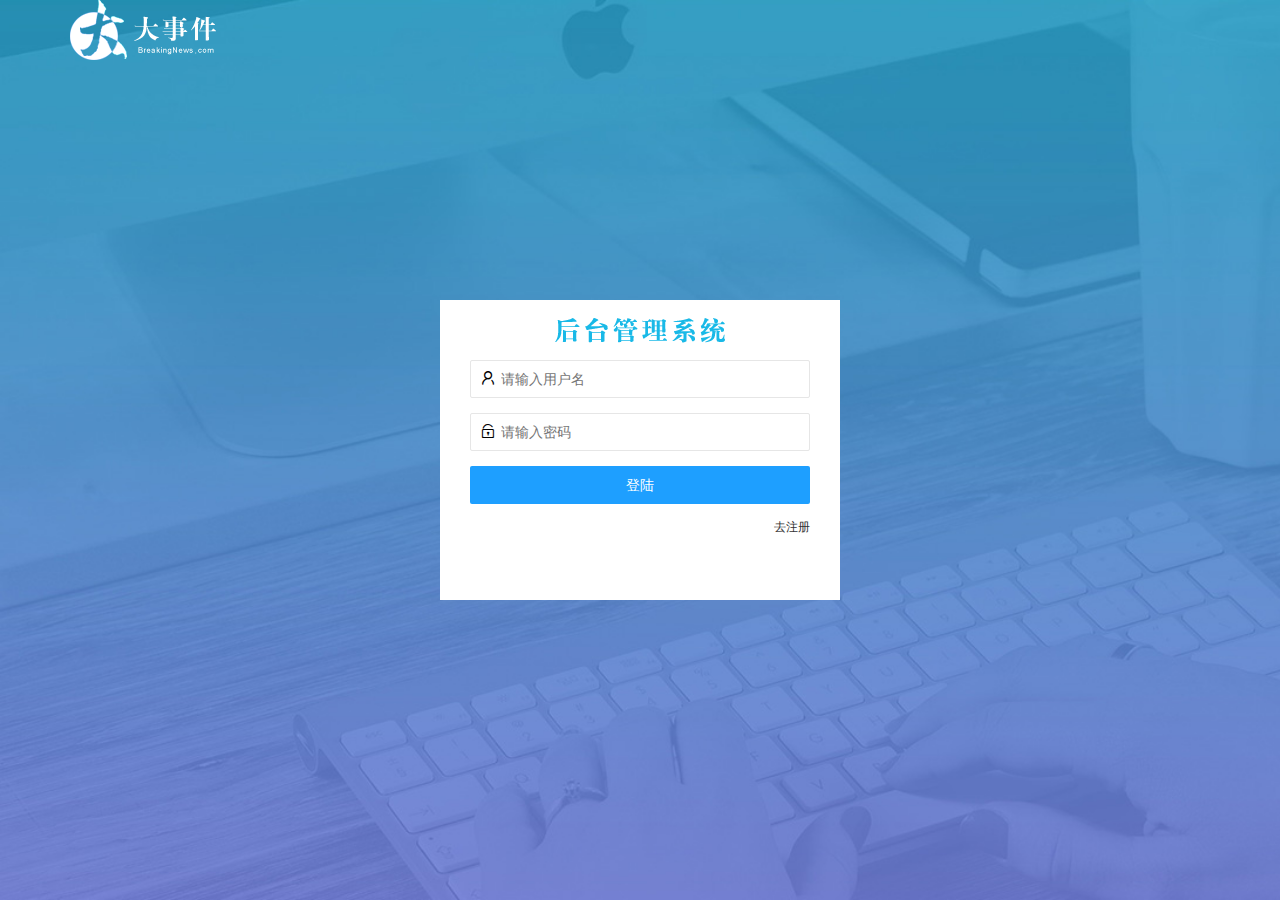
<file: login.html>
<!DOCTYPE html>
<html lang="en">

<head>
    <meta charset="UTF-8">
    <meta name="viewport" content="width=device-width, initial-scale=1.0">
    <meta http-equiv="X-UA-Compatible" content="ie=edge">
    <title>大事件登陆</title>
    <!-- 导入layui的样式 -->
    <link rel="stylesheet" href="./assets/lib/layui/css/layui.css">
    <!-- 导入自己的样式 -->
    <link rel="stylesheet" href="./assets/css/login.css">

</head>

<body>

    <!-- logo区域 -->
    <div class="layui-main">
        <img src="./assets/images/logo.png" alt="">
    </div>

    <!-- 登陆注册区域 -->
    <div class="loginAndRegBox">
        <div class="title-box"></div>

        <!-- 登陆div -->
        <div class="login-box">
            <!-- 表单 -->
            <form class="layui-form" action="" id="loginform">
                <!-- 用户名 -->
                <div class="layui-form-item">
                    <i class="layui-icon layui-icon-username"></i>
                    <input type="text" name="username" required lay-verify="required" placeholder="请输入用户名"
                        autocomplete="off" class="layui-input">
                </div>

                <!-- 密码框 -->
                <div class="layui-form-item">
                    <i class="layui-icon layui-icon-password"></i>
                    <input type="password" name="password" required lay-verify="required|pwd" placeholder="请输入密码"
                        autocomplete="off" class="layui-input">
                </div>

                <!-- 登录按钮 -->
                <div class="layui-form-item">
                    <button class="layui-btn layui-btn-fluid layui-btn-normal" lay-submit
                        lay-filter="formDemo">登陆</button>
                </div>

                <!-- 超链接 -->
                <div class="layui-form-item links">
                    <a href="javascript:;" id="link-reg"> 去注册</a>
                </div>
            </form>

        </div>
        <!-- 注册div -->
        <div class="reg-box">
            <!-- 表单 -->
            <form class="layui-form" action="" id="regform">
                <!-- 用户名 -->
                <div class="layui-form-item">
                    <i class="layui-icon layui-icon-username"></i>
                    <input type="text" name="username" required lay-verify="required" placeholder="请输入用户名"
                        autocomplete="off" class="layui-input">
                </div>

                <!-- 密码框 -->
                <div class="layui-form-item">
                    <i class="layui-icon layui-icon-password"></i>
                    <input type="password" name="password" required lay-verify="required|pwd" placeholder="请输入密码"
                        autocomplete="off" class="layui-input">
                </div>

                <!-- 注册密码框 -->
                <div class="layui-form-item">
                    <i class="layui-icon layui-icon-password"></i>
                    <input type="password" name="repassword" required lay-verify="required|pwd|repwd"
                        placeholder="请再次输入密码" autocomplete="off" class="layui-input">
                </div>

                <!-- 登录按钮 -->
                <div class="layui-form-item">
                    <button class="layui-btn layui-btn-fluid layui-btn-normal" lay-submit
                        lay-filter="formDemo">注册</button>
                </div>

                <!-- 超链接 -->
                <div class="layui-form-item links">
                    <a href="javascript:;" id="link-login">去登陆</a>
                </div>
            </form>

        </div>
    </div>

    <script src="./assets/lib/layui/layui.all.js"></script>
    <!-- 导入jQuery -->
    <script src="./assets/lib/jquery.js"></script>
    <script src="./assets/js/baseAPI.js"></script>
    <script src="./assets/js/login.js"></script>



</body>

</html>
</file>
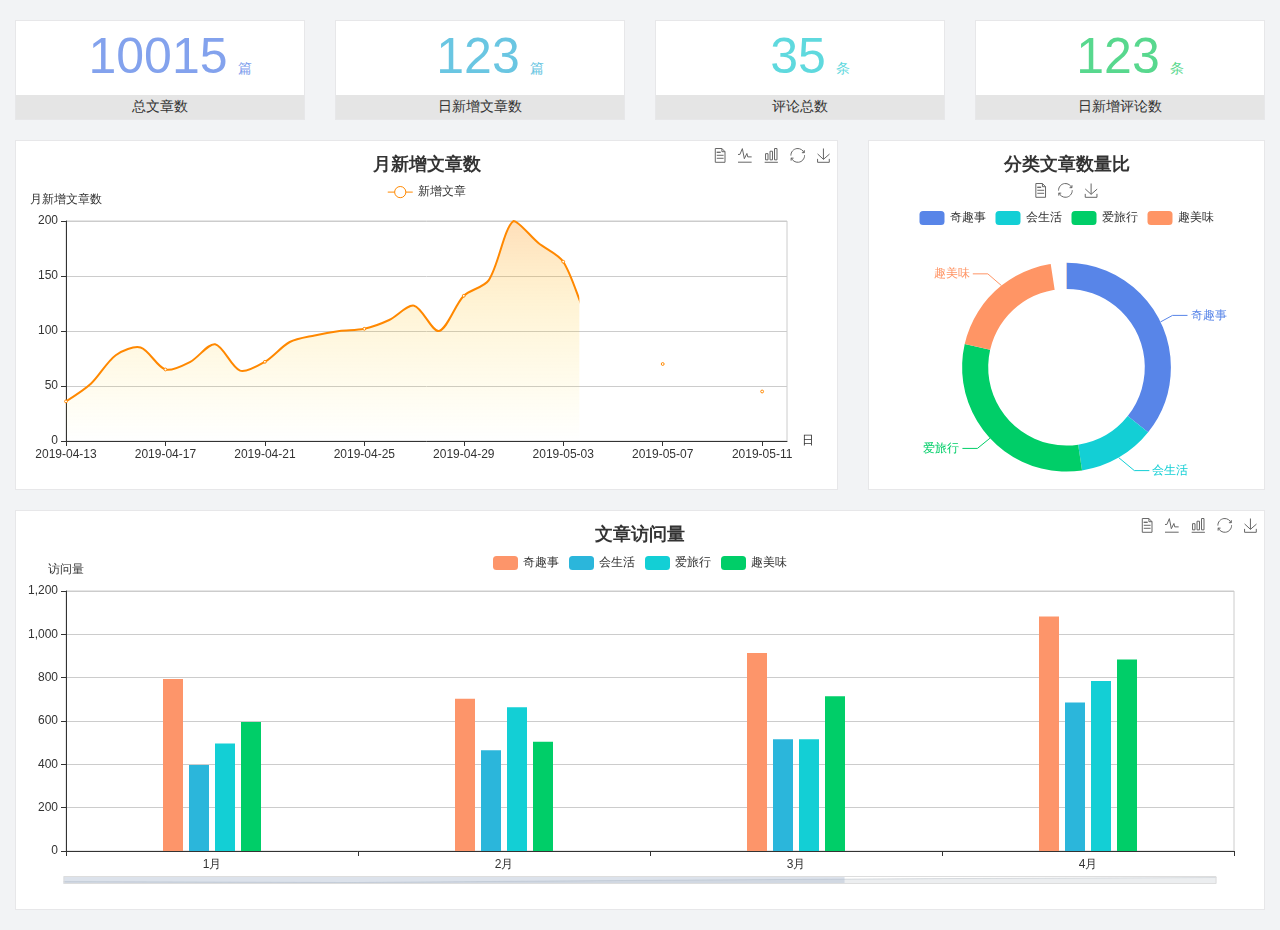
<file: home/dashboard.html>
<!DOCTYPE html>
<html lang="en">

<head>
  <meta charset="UTF-8">
  <meta name="viewport" content="width=device-width, initial-scale=1.0">
  <meta http-equiv="X-UA-Compatible" content="ie=edge">
  <title>图表统计</title>
  <link rel="stylesheet" href="../../assets/lib/bootstrap.css" />
  <link rel="stylesheet" href="../../assets/lib/main.css" />
  <script src="../../assets/lib/jquery.js"></script>
  <script type="text/javascript" src="../../assets/lib/echarts.min.js"></script>
</head>

<body>
  <div class="container-fluid">
    <div class="row spannel_list">
      <div class="col-sm-3 col-xs-6">
        <div class="spannel">
          <em>10015</em><span>篇</span>
          <b>总文章数</b>
        </div>
      </div>
      <div class="col-sm-3 col-xs-6">
        <div class="spannel scolor01">
          <em>123</em><span>篇</span>
          <b>日新增文章数</b>
        </div>
      </div>
      <div class="col-sm-3 col-xs-6">
        <div class="spannel scolor02">
          <em>35</em><span>条</span>
          <b>评论总数</b>
        </div>
      </div>
      <div class="col-sm-3 col-xs-6">
        <div class="spannel scolor03">
          <em>123</em><span>条</span>
          <b>日新增评论数</b>
        </div>
      </div>
    </div>
  </div>

  <div class="container-fluid">
    <div class="row curve-pie">
      <div class="col-lg-8 col-md-8">
        <div class="gragh_pannel" id="curve_show"></div>
      </div>
      <div class="col-lg-4 col-md-4">
        <div class="gragh_pannel" id="pie_show"></div>
      </div>
    </div>
  </div>

  <div class="container-fluid">
    <div class="column_pannel" id="column_show"></div>
  </div>

  <script>
    var oChart = echarts.init(document.getElementById('curve_show'));
    var aList_all = [
      { 'count': 36, 'date': '2019-04-13' },
      { 'count': 52, 'date': '2019-04-14' },
      { 'count': 78, 'date': '2019-04-15' },
      { 'count': 85, 'date': '2019-04-16' },
      { 'count': 65, 'date': '2019-04-17' },
      { 'count': 72, 'date': '2019-04-18' },
      { 'count': 88, 'date': '2019-04-19' },
      { 'count': 64, 'date': '2019-04-20' },
      { 'count': 72, 'date': '2019-04-21' },
      { 'count': 90, 'date': '2019-04-22' },
      { 'count': 96, 'date': '2019-04-23' },
      { 'count': 100, 'date': '2019-04-24' },
      { 'count': 102, 'date': '2019-04-25' },
      { 'count': 110, 'date': '2019-04-26' },
      { 'count': 123, 'date': '2019-04-27' },
      { 'count': 100, 'date': '2019-04-28' },
      { 'count': 132, 'date': '2019-04-29' },
      { 'count': 146, 'date': '2019-04-30' },
      { 'count': 200, 'date': '2019-05-01' },
      { 'count': 180, 'date': '2019-05-02' },
      { 'count': 163, 'date': '2019-05-03' },
      { 'count': 110, 'date': '2019-05-04' },
      { 'count': 80, 'date': '2019-05-05' },
      { 'count': 82, 'date': '2019-05-06' },
      { 'count': 70, 'date': '2019-05-07' },
      { 'count': 65, 'date': '2019-05-08' },
      { 'count': 54, 'date': '2019-05-09' },
      { 'count': 40, 'date': '2019-05-10' },
      { 'count': 45, 'date': '2019-05-11' },
      { 'count': 38, 'date': '2019-05-12' },
    ];

    let aCount = [];
    let aDate = [];

    for (var i = 0; i < aList_all.length; i++) {
      aCount.push(aList_all[i].count);
      aDate.push(aList_all[i].date);
    }

    var chartopt = {
      title: {
        text: '月新增文章数',
        left: 'center',
        top: '10'
      },
      tooltip: {
        trigger: 'axis'
      },
      legend: {
        data: ['新增文章'],
        top: '40'
      },
      toolbox: {
        show: true,
        feature: {
          mark: { show: true },
          dataView: { show: true, readOnly: false },
          magicType: { show: true, type: ['line', 'bar'] },
          restore: { show: true },
          saveAsImage: { show: true }
        }
      },
      calculable: true,
      xAxis: [
        {
          name: '日',
          type: 'category',
          boundaryGap: false,
          data: aDate
        }
      ],
      yAxis: [
        {
          name: '月新增文章数',
          type: 'value'
        }
      ],
      series: [
        {
          name: '新增文章',
          type: 'line',
          smooth: true,
          itemStyle: { normal: { areaStyle: { type: 'default' }, color: '#f80' }, lineStyle: { color: '#f80' } },
          data: aCount
        }],
      areaStyle: {
        normal: {
          color: new echarts.graphic.LinearGradient(0, 0, 0, 1, [{
            offset: 0,
            color: 'rgba(255,136,0,0.39)'
          }, {
            offset: .34,
            color: 'rgba(255,180,0,0.25)'
          }, {
            offset: 1,
            color: 'rgba(255,222,0,0.00)'
          }])

        }
      },
      grid: {
        show: true,
        x: 50,
        x2: 50,
        y: 80,
        height: 220
      }
    };

    oChart.setOption(chartopt);


    var oPie = echarts.init(document.getElementById('pie_show'));
    var oPieopt =
    {
      title: {
        top: 10,
        text: '分类文章数量比',
        x: 'center'
      },
      tooltip: {
        trigger: 'item',
        formatter: "{a} <br/>{b} : {c} ({d}%)"
      },
      color: ['#5885e8', '#13cfd5', '#00ce68', '#ff9565'],
      legend: {
        x: 'center',
        top: 65,
        data: ['奇趣事', '会生活', '爱旅行', '趣美味']
      },
      toolbox: {
        show: true,
        x: 'center',
        top: 35,
        feature: {
          mark: { show: true },
          dataView: { show: true, readOnly: false },
          magicType: {
            show: true,
            type: ['pie', 'funnel'],
            option: {
              funnel: {
                x: '25%',
                width: '50%',
                funnelAlign: 'left',
                max: 1548
              }
            }
          },
          restore: { show: true },
          saveAsImage: { show: true }
        }
      },
      calculable: true,
      series: [
        {
          name: '访问来源',
          type: 'pie',
          radius: ['45%', '60%'],
          center: ['50%', '65%'],
          data: [
            { value: 300, name: '奇趣事' },
            { value: 100, name: '会生活' },
            { value: 260, name: '爱旅行' },
            { value: 180, name: '趣美味' }
          ]
        }
      ]
    };
    oPie.setOption(oPieopt);



    var oColumn = this.echarts.init(document.getElementById('column_show'));
    var oColumnopt =
    {
      title: {
        text: '文章访问量',
        left: 'center',
        top: '10'
      },
      tooltip: {
        trigger: 'axis'
      },
      legend: {
        data: ['奇趣事', '会生活', '爱旅行', '趣美味'],
        top: '40'
      },
      toolbox: {
        show: true,
        feature: {
          mark: { show: true },
          dataView: { show: true, readOnly: false },
          magicType: { show: true, type: ['line', 'bar'] },
          restore: { show: true },
          saveAsImage: { show: true }
        }
      },
      calculable: true,
      xAxis: [
        {
          type: 'category',
          data: ['1月', '2月', '3月', '4月', '5月']
        }
      ],
      yAxis: [
        {
          name: '访问量',
          type: 'value'
        }
      ],
      series: [
        {
          name: '奇趣事',
          type: 'bar',
          barWidth: 20,
          itemStyle: {
            normal: { areaStyle: { type: 'default' }, color: '#fd956a' }
          },
          data: [800, 708, 920, 1090, 1200]
        },
        {
          name: '会生活',
          type: 'bar',
          barWidth: 20,
          itemStyle: {
            normal: { areaStyle: { type: 'default' }, color: '#2bb6db' }
          },
          data: [400, 468, 520, 690, 800]
        },
        {
          name: '爱旅行',
          type: 'bar',
          barWidth: 20,
          itemStyle: {
            normal: { areaStyle: { type: 'default' }, color: '#13cfd5' }
          },
          data: [500, 668, 520, 790, 900]
        },
        {
          name: '趣美味',
          type: 'bar',
          barWidth: 20,
          itemStyle: {
            normal: { areaStyle: { type: 'default' }, color: '#00ce68' }
          },
          data: [600, 508, 720, 890, 1000]
        }
      ],
      grid: {
        show: true,
        x: 50,
        x2: 30,
        y: 80,
        height: 260
      },
      dataZoom: [//给x轴设置滚动条
        {
          start: 0,//默认为0
          end: 100 - 1000 / 31,//默认为100
          type: 'slider',
          show: true,
          xAxisIndex: [0],
          handleSize: 0,//滑动条的 左右2个滑动条的大小
          height: 8,//组件高度
          left: 45, //左边的距离
          right: 50,//右边的距离
          bottom: 26,//右边的距离
          handleColor: '#ddd',//h滑动图标的颜色
          handleStyle: {
            borderColor: "#cacaca",
            borderWidth: "1",
            shadowBlur: 2,
            background: "#ddd",
            shadowColor: "#ddd",
          }
        }]
    };
    oColumn.setOption(oColumnopt);
  </script>
</body>

</html>
</file>
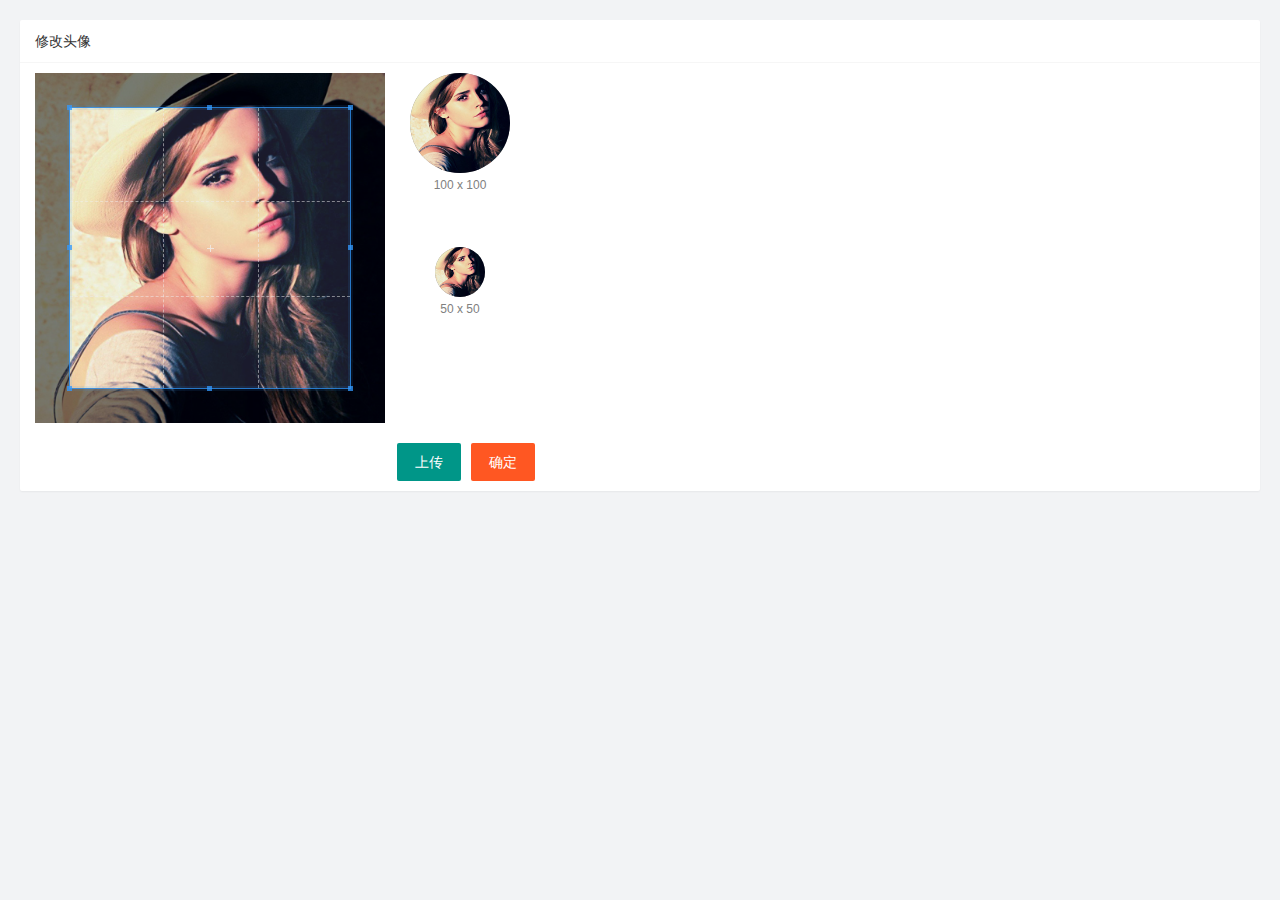
<file: user/user_avatar.html>
<!DOCTYPE html>
<html lang="en">

<head>
    <meta charset="UTF-8">
    <meta name="viewport" content="width=device-width, initial-scale=1.0">
    <meta http-equiv="X-UA-Compatible" content="ie=edge">
    <title>用户信息</title>

    <link rel="stylesheet" href="../assets/lib/layui/css/layui.css">
    <link rel="stylesheet" href="/assets/lib/cropper/cropper.css" />
    <link rel="stylesheet" href="../assets/css/user/user_avatar.css">
</head>

<body>
    <div class="layui-card">
        <div class="layui-card-header">修改头像</div>
        <div class="layui-card-body">
            <!-- 第一行的图片裁剪和预览区域 -->
            <div class="row1">
                <!-- 图片裁剪区域 -->
                <div class="cropper-box">
                    <!-- 这个 img 标签很重要，将来会把它初始化为裁剪区域 -->
                    <img id="image" src="/assets/images/sample.jpg" />
                </div>
                <!-- 图片的预览区域 -->
                <div class="preview-box">
                    <div>
                        <!-- 宽高为 100px 的预览区域 -->
                        <div class="img-preview w100"></div>
                        <p class="size">100 x 100</p>
                    </div>
                    <div>
                        <!-- 宽高为 50px 的预览区域 -->
                        <div class="img-preview w50"></div>
                        <p class="size">50 x 50</p>
                    </div>
                </div>
            </div>

            <!-- 第二行的按钮区域 -->
            <input type="file" id="file" accept="image/jpeg,image/png,image/jpg">
            <div class="row2">
                <button type="button" class="layui-btn" id="btnChooseImage">上传</button>
                <button type="button" class="layui-btn layui-btn-danger" id="btnUpload">确定</button>
            </div>
        </div>
    </div>

    <script src="/assets/lib/layui/layui.all.js"></script>
    <script src="/assets/lib/jquery.js"></script>
    <!-- 裁剪插件的js -->
    <script src="/assets/lib/cropper/Cropper.js"></script>
    <script src="/assets/lib/cropper/jquery-cropper.js"></script>

    <script src="/assets/js/baseAPI.js"></script>
    <script src="/assets/js/user/user_avatar.js"></script>
</body>

</html>
</file>
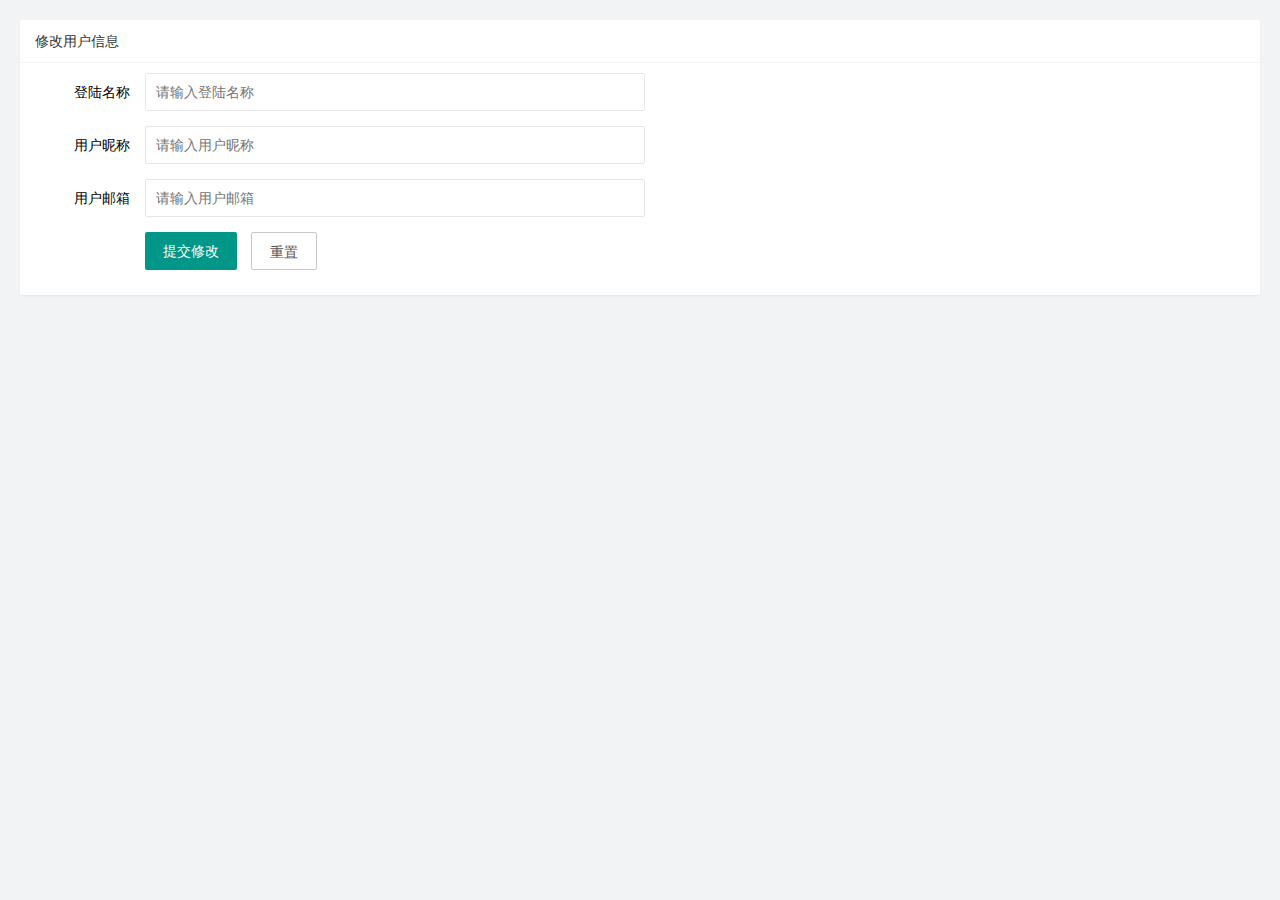
<file: user/user_info.html>
<!DOCTYPE html>
<html lang="en">

<head>
    <meta charset="UTF-8">
    <meta name="viewport" content="width=device-width, initial-scale=1.0">
    <meta http-equiv="X-UA-Compatible" content="ie=edge">
    <title>用户信息</title>

    <link rel="stylesheet" href="../assets/lib/layui/css/layui.css">
    <link rel="stylesheet" href="../assets/css/user/user_info.css">
</head>

<body>
    <div class="layui-card">
        <div class="layui-card-header">修改用户信息</div>
        <div class="layui-card-body">
            <!-- form 表单 -->
            <form class="layui-form" action="" lay-filter="userForm">
                <!-- 隐藏域 -->
                <input type="hidden" name="id" value="">
                <div class="layui-form-item">
                    <label class="layui-form-label">登陆名称</label>
                    <div class="layui-input-block">
                        <input type="text" name="username" required lay-verify="required" placeholder="请输入登陆名称"
                            autocomplete="off" class="layui-input" readonly>
                    </div>
                </div>
                <div class="layui-form-item">
                    <label class="layui-form-label">用户昵称</label>
                    <div class="layui-input-block">
                        <input type="text" name="nickname" required lay-verify="nickname" placeholder="请输入用户昵称"
                            autocomplete="off" class="layui-input">
                    </div>
                </div>
                <div class="layui-form-item">
                    <label class="layui-form-label">用户邮箱</label>
                    <div class="layui-input-block">
                        <input type="text" name="email" required lay-verify="required|email" placeholder="请输入用户邮箱"
                            autocomplete="off" class="layui-input">
                    </div>
                </div>
                <div class="layui-form-item">
                    <div class="layui-input-block">
                        <button class="layui-btn" lay-submit lay-filter="formDemo">提交修改</button>
                        <button type="reset" class="layui-btn layui-btn-primary" id="btnReset">重置</button>
                    </div>
                </div>
            </form>
        </div>
    </div>

    <script src="/assets/lib/layui/layui.all.js"></script>
    <script src="/assets/lib/jquery.js"></script>
    <script src="/assets/js/baseAPI.js"></script>
    <script src="/assets/js/user/user_info.js"></script>
</body>

</html>
</file>
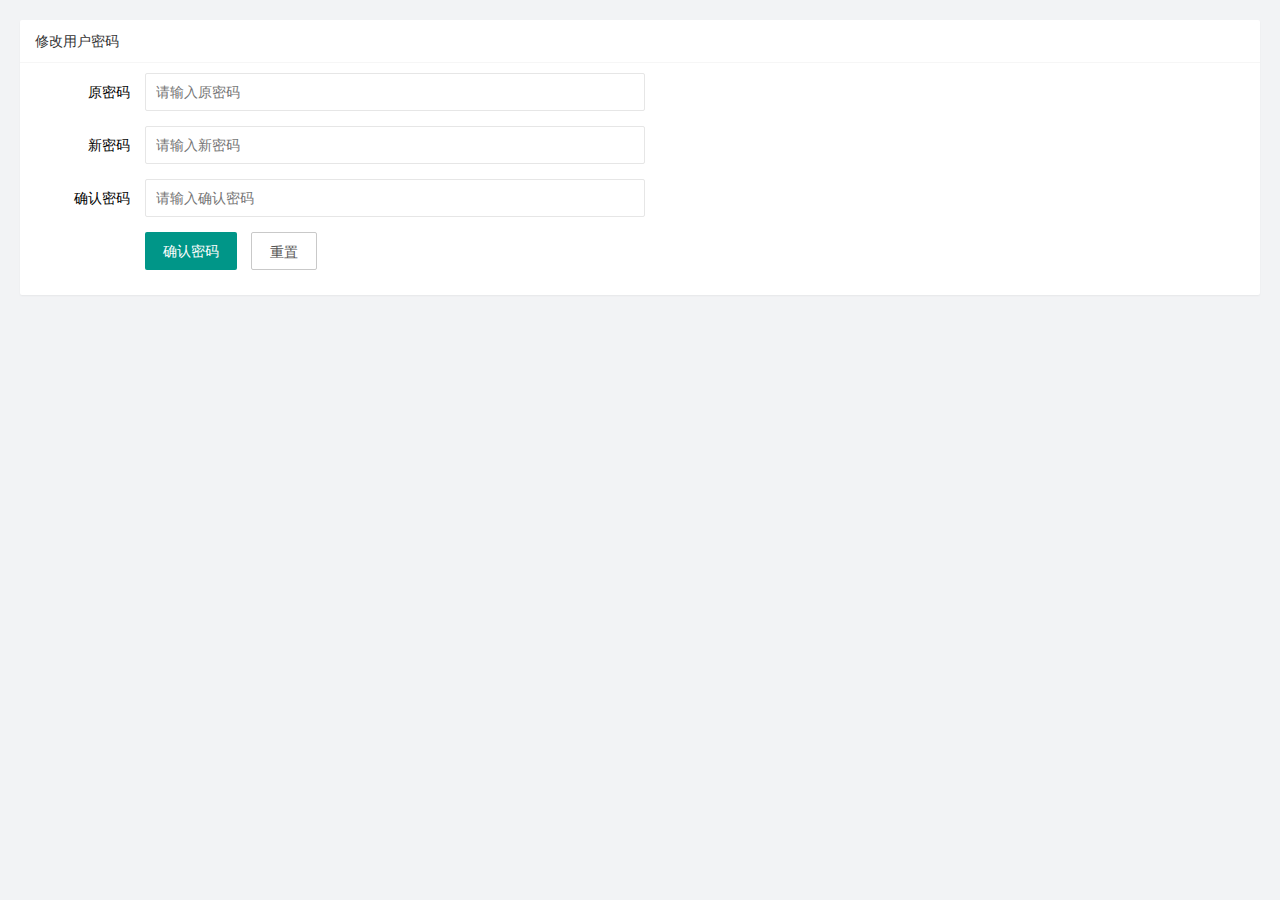
<file: user/user_pwd.html>
<!DOCTYPE html>
<html lang="en">

<head>
    <meta charset="UTF-8">
    <meta name="viewport" content="width=device-width, initial-scale=1.0">
    <meta http-equiv="X-UA-Compatible" content="ie=edge">
    <title>用户信息</title>

    <link rel="stylesheet" href="../assets/lib/layui/css/layui.css">
    <link rel="stylesheet" href="../assets/css/user/user_pwd.css">
</head>

<body>
    <div class="layui-card">
        <div class="layui-card-header">修改用户密码</div>
        <div class="layui-card-body">
            <!-- form 表单 -->
            <form class="layui-form" action="" lay-filter="pwdForm">
                <!-- 隐藏域 -->
                <input type="hidden" name="id" value="">
                <div class="layui-form-item">
                    <label class="layui-form-label">原密码</label>
                    <div class="layui-input-block">
                        <input type="password" name="oldPwd" required lay-verify="pwd" placeholder="请输入原密码"
                            autocomplete="off" class="layui-input">
                    </div>
                </div>
                <div class="layui-form-item">
                    <label class="layui-form-label">新密码</label>
                    <div class="layui-input-block">
                        <input type="password" name="newPwd" required lay-verify="pwd|newpwd" placeholder="请输入新密码"
                            autocomplete="off" class="layui-input">
                    </div>
                </div>
                <div class="layui-form-item">
                    <label class="layui-form-label">确认密码</label>
                    <div class="layui-input-block">
                        <input type="password" name="reNewPwd" required lay-verify="pwd|confirmpwd"
                            placeholder="请输入确认密码" autocomplete="off" class="layui-input">
                    </div>
                </div>
                <div class="layui-form-item">
                    <div class="layui-input-block">
                        <button class="layui-btn" lay-submit lay-filter="formDemo">确认密码</button>
                        <button type="reset" class="layui-btn layui-btn-primary" id="btnReset">重置</button>
                    </div>
                </div>
            </form>
        </div>
    </div>

    <script src="/assets/lib/layui/layui.all.js"></script>
    <script src="/assets/lib/jquery.js"></script>
    <script src="/assets/js/baseAPI.js"></script>
    <script src="/assets/js/user/user_pwd.js"></script>
</body>

</html>
</file>
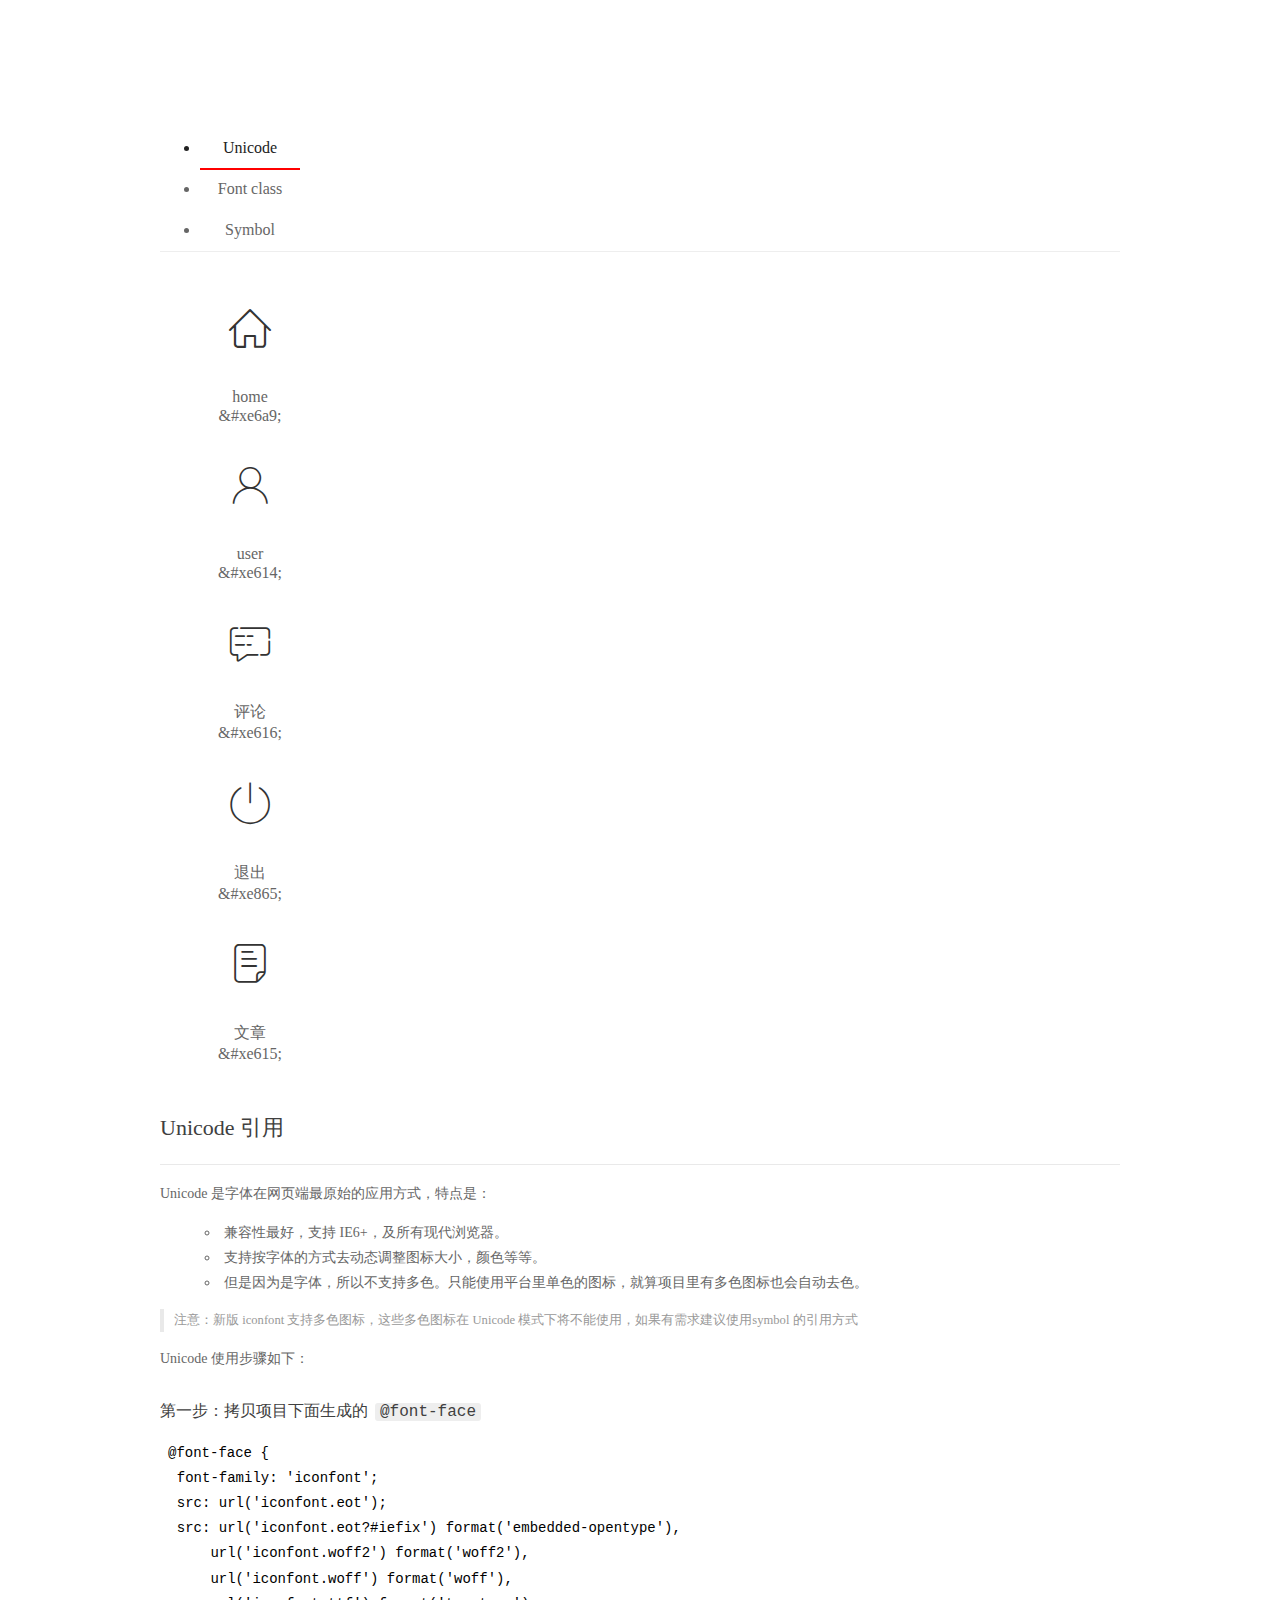
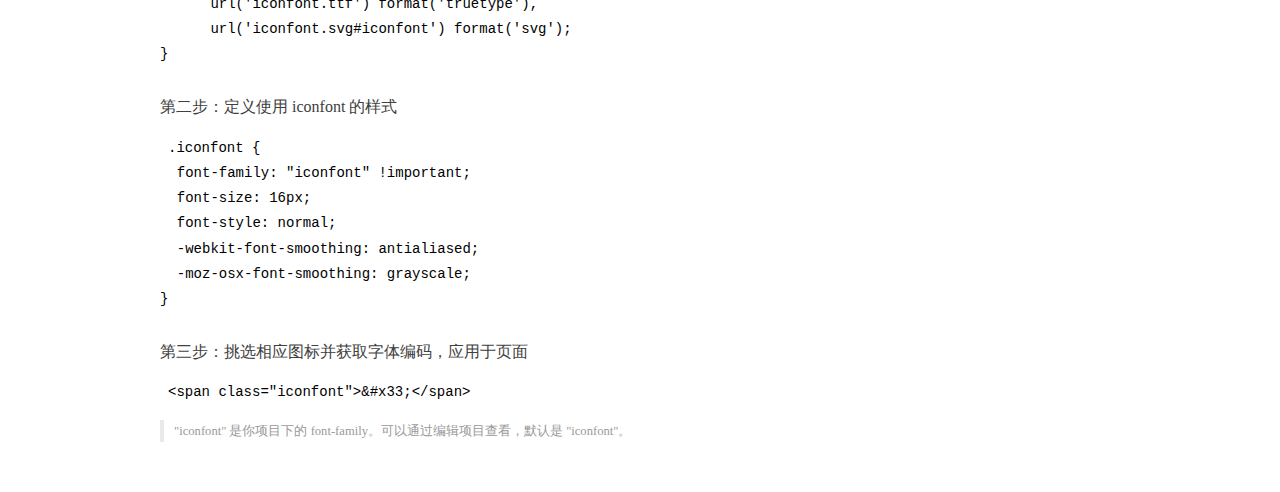
<file: assets/fonts/demo_index.html>
<!DOCTYPE html>
<html>
<head>
  <meta charset="utf-8"/>
  <title>IconFont Demo</title>
  <link rel="shortcut icon" href="https://gtms04.alicdn.com/tps/i4/TB1_oz6GVXXXXaFXpXXJDFnIXXX-64-64.ico" type="image/x-icon"/>
  <link rel="stylesheet" href="https://g.alicdn.com/thx/cube/1.3.2/cube.min.css">
  <link rel="stylesheet" href="demo.css">
  <link rel="stylesheet" href="iconfont.css">
  <script src="iconfont.js"></script>
  <!-- jQuery -->
  <script src="https://a1.alicdn.com/oss/uploads/2018/12/26/7bfddb60-08e8-11e9-9b04-53e73bb6408b.js"></script>
  <!-- 代码高亮 -->
  <script src="https://a1.alicdn.com/oss/uploads/2018/12/26/a3f714d0-08e6-11e9-8a15-ebf944d7534c.js"></script>
</head>
<body>
  <div class="main">
    <h1 class="logo"><a href="https://www.iconfont.cn/" title="iconfont 首页" target="_blank">&#xe86b;</a></h1>
    <div class="nav-tabs">
      <ul id="tabs" class="dib-box">
        <li class="dib active"><span>Unicode</span></li>
        <li class="dib"><span>Font class</span></li>
        <li class="dib"><span>Symbol</span></li>
      </ul>
      
    </div>
    <div class="tab-container">
      <div class="content unicode" style="display: block;">
          <ul class="icon_lists dib-box">
          
            <li class="dib">
              <span class="icon iconfont">&#xe6a9;</span>
                <div class="name">home</div>
                <div class="code-name">&amp;#xe6a9;</div>
              </li>
          
            <li class="dib">
              <span class="icon iconfont">&#xe614;</span>
                <div class="name">user</div>
                <div class="code-name">&amp;#xe614;</div>
              </li>
          
            <li class="dib">
              <span class="icon iconfont">&#xe616;</span>
                <div class="name">评论</div>
                <div class="code-name">&amp;#xe616;</div>
              </li>
          
            <li class="dib">
              <span class="icon iconfont">&#xe865;</span>
                <div class="name">退出</div>
                <div class="code-name">&amp;#xe865;</div>
              </li>
          
            <li class="dib">
              <span class="icon iconfont">&#xe615;</span>
                <div class="name">文章</div>
                <div class="code-name">&amp;#xe615;</div>
              </li>
          
          </ul>
          <div class="article markdown">
          <h2 id="unicode-">Unicode 引用</h2>
          <hr>

          <p>Unicode 是字体在网页端最原始的应用方式，特点是：</p>
          <ul>
            <li>兼容性最好，支持 IE6+，及所有现代浏览器。</li>
            <li>支持按字体的方式去动态调整图标大小，颜色等等。</li>
            <li>但是因为是字体，所以不支持多色。只能使用平台里单色的图标，就算项目里有多色图标也会自动去色。</li>
          </ul>
          <blockquote>
            <p>注意：新版 iconfont 支持多色图标，这些多色图标在 Unicode 模式下将不能使用，如果有需求建议使用symbol 的引用方式</p>
          </blockquote>
          <p>Unicode 使用步骤如下：</p>
          <h3 id="-font-face">第一步：拷贝项目下面生成的 <code>@font-face</code></h3>
<pre><code class="language-css"
>@font-face {
  font-family: 'iconfont';
  src: url('iconfont.eot');
  src: url('iconfont.eot?#iefix') format('embedded-opentype'),
      url('iconfont.woff2') format('woff2'),
      url('iconfont.woff') format('woff'),
      url('iconfont.ttf') format('truetype'),
      url('iconfont.svg#iconfont') format('svg');
}
</code></pre>
          <h3 id="-iconfont-">第二步：定义使用 iconfont 的样式</h3>
<pre><code class="language-css"
>.iconfont {
  font-family: "iconfont" !important;
  font-size: 16px;
  font-style: normal;
  -webkit-font-smoothing: antialiased;
  -moz-osx-font-smoothing: grayscale;
}
</code></pre>
          <h3 id="-">第三步：挑选相应图标并获取字体编码，应用于页面</h3>
<pre>
<code class="language-html"
>&lt;span class="iconfont"&gt;&amp;#x33;&lt;/span&gt;
</code></pre>
          <blockquote>
            <p>"iconfont" 是你项目下的 font-family。可以通过编辑项目查看，默认是 "iconfont"。</p>
          </blockquote>
          </div>
      </div>
      <div class="content font-class">
        <ul class="icon_lists dib-box">
          
          <li class="dib">
            <span class="icon iconfont icon-home"></span>
            <div class="name">
              home
            </div>
            <div class="code-name">.icon-home
            </div>
          </li>
          
          <li class="dib">
            <span class="icon iconfont icon-user"></span>
            <div class="name">
              user
            </div>
            <div class="code-name">.icon-user
            </div>
          </li>
          
          <li class="dib">
            <span class="icon iconfont icon-pinglun"></span>
            <div class="name">
              评论
            </div>
            <div class="code-name">.icon-pinglun
            </div>
          </li>
          
          <li class="dib">
            <span class="icon iconfont icon-tuichu"></span>
            <div class="name">
              退出
            </div>
            <div class="code-name">.icon-tuichu
            </div>
          </li>
          
          <li class="dib">
            <span class="icon iconfont icon-16"></span>
            <div class="name">
              文章
            </div>
            <div class="code-name">.icon-16
            </div>
          </li>
          
        </ul>
        <div class="article markdown">
        <h2 id="font-class-">font-class 引用</h2>
        <hr>

        <p>font-class 是 Unicode 使用方式的一种变种，主要是解决 Unicode 书写不直观，语意不明确的问题。</p>
        <p>与 Unicode 使用方式相比，具有如下特点：</p>
        <ul>
          <li>兼容性良好，支持 IE8+，及所有现代浏览器。</li>
          <li>相比于 Unicode 语意明确，书写更直观。可以很容易分辨这个 icon 是什么。</li>
          <li>因为使用 class 来定义图标，所以当要替换图标时，只需要修改 class 里面的 Unicode 引用。</li>
          <li>不过因为本质上还是使用的字体，所以多色图标还是不支持的。</li>
        </ul>
        <p>使用步骤如下：</p>
        <h3 id="-fontclass-">第一步：引入项目下面生成的 fontclass 代码：</h3>
<pre><code class="language-html">&lt;link rel="stylesheet" href="./iconfont.css"&gt;
</code></pre>
        <h3 id="-">第二步：挑选相应图标并获取类名，应用于页面：</h3>
<pre><code class="language-html">&lt;span class="iconfont icon-xxx"&gt;&lt;/span&gt;
</code></pre>
        <blockquote>
          <p>"
            iconfont" 是你项目下的 font-family。可以通过编辑项目查看，默认是 "iconfont"。</p>
        </blockquote>
      </div>
      </div>
      <div class="content symbol">
          <ul class="icon_lists dib-box">
          
            <li class="dib">
                <svg class="icon svg-icon" aria-hidden="true">
                  <use xlink:href="#icon-home"></use>
                </svg>
                <div class="name">home</div>
                <div class="code-name">#icon-home</div>
            </li>
          
            <li class="dib">
                <svg class="icon svg-icon" aria-hidden="true">
                  <use xlink:href="#icon-user"></use>
                </svg>
                <div class="name">user</div>
                <div class="code-name">#icon-user</div>
            </li>
          
            <li class="dib">
                <svg class="icon svg-icon" aria-hidden="true">
                  <use xlink:href="#icon-pinglun"></use>
                </svg>
                <div class="name">评论</div>
                <div class="code-name">#icon-pinglun</div>
            </li>
          
            <li class="dib">
                <svg class="icon svg-icon" aria-hidden="true">
                  <use xlink:href="#icon-tuichu"></use>
                </svg>
                <div class="name">退出</div>
                <div class="code-name">#icon-tuichu</div>
            </li>
          
            <li class="dib">
                <svg class="icon svg-icon" aria-hidden="true">
                  <use xlink:href="#icon-16"></use>
                </svg>
                <div class="name">文章</div>
                <div class="code-name">#icon-16</div>
            </li>
          
          </ul>
          <div class="article markdown">
          <h2 id="symbol-">Symbol 引用</h2>
          <hr>

          <p>这是一种全新的使用方式，应该说这才是未来的主流，也是平台目前推荐的用法。相关介绍可以参考这篇<a href="">文章</a>
            这种用法其实是做了一个 SVG 的集合，与另外两种相比具有如下特点：</p>
          <ul>
            <li>支持多色图标了，不再受单色限制。</li>
            <li>通过一些技巧，支持像字体那样，通过 <code>font-size</code>, <code>color</code> 来调整样式。</li>
            <li>兼容性较差，支持 IE9+，及现代浏览器。</li>
            <li>浏览器渲染 SVG 的性能一般，还不如 png。</li>
          </ul>
          <p>使用步骤如下：</p>
          <h3 id="-symbol-">第一步：引入项目下面生成的 symbol 代码：</h3>
<pre><code class="language-html">&lt;script src="./iconfont.js"&gt;&lt;/script&gt;
</code></pre>
          <h3 id="-css-">第二步：加入通用 CSS 代码（引入一次就行）：</h3>
<pre><code class="language-html">&lt;style&gt;
.icon {
  width: 1em;
  height: 1em;
  vertical-align: -0.15em;
  fill: currentColor;
  overflow: hidden;
}
&lt;/style&gt;
</code></pre>
          <h3 id="-">第三步：挑选相应图标并获取类名，应用于页面：</h3>
<pre><code class="language-html">&lt;svg class="icon" aria-hidden="true"&gt;
  &lt;use xlink:href="#icon-xxx"&gt;&lt;/use&gt;
&lt;/svg&gt;
</code></pre>
          </div>
      </div>

    </div>
  </div>
  <script>
  $(document).ready(function () {
      $('.tab-container .content:first').show()

      $('#tabs li').click(function (e) {
        var tabContent = $('.tab-container .content')
        var index = $(this).index()

        if ($(this).hasClass('active')) {
          return
        } else {
          $('#tabs li').removeClass('active')
          $(this).addClass('active')

          tabContent.hide().eq(index).fadeIn()
        }
      })
    })
  </script>
</body>
</html>
</file>
<file: assets/lib/layui/css/layui.css>
/** layui-v2.5.5 MIT License By https://www.layui.com */
 .layui-inline,img{display:inline-block;vertical-align:middle}h1,h2,h3,h4,h5,h6{font-weight:400}.layui-edge,.layui-header,.layui-inline,.layui-main{position:relative}.layui-body,.layui-edge,.layui-elip{overflow:hidden}.layui-btn,.layui-edge,.layui-inline,img{vertical-align:middle}.layui-btn,.layui-disabled,.layui-icon,.layui-unselect{-moz-user-select:none;-webkit-user-select:none;-ms-user-select:none}.layui-elip,.layui-form-checkbox span,.layui-form-pane .layui-form-label{text-overflow:ellipsis;white-space:nowrap}.layui-breadcrumb,.layui-tree-btnGroup{visibility:hidden}blockquote,body,button,dd,div,dl,dt,form,h1,h2,h3,h4,h5,h6,input,li,ol,p,pre,td,textarea,th,ul{margin:0;padding:0;-webkit-tap-highlight-color:rgba(0,0,0,0)}a:active,a:hover{outline:0}img{border:none}li{list-style:none}table{border-collapse:collapse;border-spacing:0}h4,h5,h6{font-size:100%}button,input,optgroup,option,select,textarea{font-family:inherit;font-size:inherit;font-style:inherit;font-weight:inherit;outline:0}pre{white-space:pre-wrap;white-space:-moz-pre-wrap;white-space:-pre-wrap;white-space:-o-pre-wrap;word-wrap:break-word}body{line-height:24px;font:14px Helvetica Neue,Helvetica,PingFang SC,Tahoma,Arial,sans-serif}hr{height:1px;margin:10px 0;border:0;clear:both}a{color:#333;text-decoration:none}a:hover{color:#777}a cite{font-style:normal;*cursor:pointer}.layui-border-box,.layui-border-box *{box-sizing:border-box}.layui-box,.layui-box *{box-sizing:content-box}.layui-clear{clear:both;*zoom:1}.layui-clear:after{content:'\20';clear:both;*zoom:1;display:block;height:0}.layui-inline{*display:inline;*zoom:1}.layui-edge{display:inline-block;width:0;height:0;border-width:6px;border-style:dashed;border-color:transparent}.layui-edge-top{top:-4px;border-bottom-color:#999;border-bottom-style:solid}.layui-edge-right{border-left-color:#999;border-left-style:solid}.layui-edge-bottom{top:2px;border-top-color:#999;border-top-style:solid}.layui-edge-left{border-right-color:#999;border-right-style:solid}.layui-disabled,.layui-disabled:hover{color:#d2d2d2!important;cursor:not-allowed!important}.layui-circle{border-radius:100%}.layui-show{display:block!important}.layui-hide{display:none!important}@font-face{font-family:layui-icon;src:url(../font/iconfont.eot?v=250);src:url(../font/iconfont.eot?v=250#iefix) format('embedded-opentype'),url(../font/iconfont.woff2?v=250) format('woff2'),url(../font/iconfont.woff?v=250) format('woff'),url(../font/iconfont.ttf?v=250) format('truetype'),url(../font/iconfont.svg?v=250#layui-icon) format('svg')}.layui-icon{font-family:layui-icon!important;font-size:16px;font-style:normal;-webkit-font-smoothing:antialiased;-moz-osx-font-smoothing:grayscale}.layui-icon-reply-fill:before{content:"\e611"}.layui-icon-set-fill:before{content:"\e614"}.layui-icon-menu-fill:before{content:"\e60f"}.layui-icon-search:before{content:"\e615"}.layui-icon-share:before{content:"\e641"}.layui-icon-set-sm:before{content:"\e620"}.layui-icon-engine:before{content:"\e628"}.layui-icon-close:before{content:"\1006"}.layui-icon-close-fill:before{content:"\1007"}.layui-icon-chart-screen:before{content:"\e629"}.layui-icon-star:before{content:"\e600"}.layui-icon-circle-dot:before{content:"\e617"}.layui-icon-chat:before{content:"\e606"}.layui-icon-release:before{content:"\e609"}.layui-icon-list:before{content:"\e60a"}.layui-icon-chart:before{content:"\e62c"}.layui-icon-ok-circle:before{content:"\1005"}.layui-icon-layim-theme:before{content:"\e61b"}.layui-icon-table:before{content:"\e62d"}.layui-icon-right:before{content:"\e602"}.layui-icon-left:before{content:"\e603"}.layui-icon-cart-simple:before{content:"\e698"}.layui-icon-face-cry:before{content:"\e69c"}.layui-icon-face-smile:before{content:"\e6af"}.layui-icon-survey:before{content:"\e6b2"}.layui-icon-tree:before{content:"\e62e"}.layui-icon-upload-circle:before{content:"\e62f"}.layui-icon-add-circle:before{content:"\e61f"}.layui-icon-download-circle:before{content:"\e601"}.layui-icon-templeate-1:before{content:"\e630"}.layui-icon-util:before{content:"\e631"}.layui-icon-face-surprised:before{content:"\e664"}.layui-icon-edit:before{content:"\e642"}.layui-icon-speaker:before{content:"\e645"}.layui-icon-down:before{content:"\e61a"}.layui-icon-file:before{content:"\e621"}.layui-icon-layouts:before{content:"\e632"}.layui-icon-rate-half:before{content:"\e6c9"}.layui-icon-add-circle-fine:before{content:"\e608"}.layui-icon-prev-circle:before{content:"\e633"}.layui-icon-read:before{content:"\e705"}.layui-icon-404:before{content:"\e61c"}.layui-icon-carousel:before{content:"\e634"}.layui-icon-help:before{content:"\e607"}.layui-icon-code-circle:before{content:"\e635"}.layui-icon-water:before{content:"\e636"}.layui-icon-username:before{content:"\e66f"}.layui-icon-find-fill:before{content:"\e670"}.layui-icon-about:before{content:"\e60b"}.layui-icon-location:before{content:"\e715"}.layui-icon-up:before{content:"\e619"}.layui-icon-pause:before{content:"\e651"}.layui-icon-date:before{content:"\e637"}.layui-icon-layim-uploadfile:before{content:"\e61d"}.layui-icon-delete:before{content:"\e640"}.layui-icon-play:before{content:"\e652"}.layui-icon-top:before{content:"\e604"}.layui-icon-friends:before{content:"\e612"}.layui-icon-refresh-3:before{content:"\e9aa"}.layui-icon-ok:before{content:"\e605"}.layui-icon-layer:before{content:"\e638"}.layui-icon-face-smile-fine:before{content:"\e60c"}.layui-icon-dollar:before{content:"\e659"}.layui-icon-group:before{content:"\e613"}.layui-icon-layim-download:before{content:"\e61e"}.layui-icon-picture-fine:before{content:"\e60d"}.layui-icon-link:before{content:"\e64c"}.layui-icon-diamond:before{content:"\e735"}.layui-icon-log:before{content:"\e60e"}.layui-icon-rate-solid:before{content:"\e67a"}.layui-icon-fonts-del:before{content:"\e64f"}.layui-icon-unlink:before{content:"\e64d"}.layui-icon-fonts-clear:before{content:"\e639"}.layui-icon-triangle-r:before{content:"\e623"}.layui-icon-circle:before{content:"\e63f"}.layui-icon-radio:before{content:"\e643"}.layui-icon-align-center:before{content:"\e647"}.layui-icon-align-right:before{content:"\e648"}.layui-icon-align-left:before{content:"\e649"}.layui-icon-loading-1:before{content:"\e63e"}.layui-icon-return:before{content:"\e65c"}.layui-icon-fonts-strong:before{content:"\e62b"}.layui-icon-upload:before{content:"\e67c"}.layui-icon-dialogue:before{content:"\e63a"}.layui-icon-video:before{content:"\e6ed"}.layui-icon-headset:before{content:"\e6fc"}.layui-icon-cellphone-fine:before{content:"\e63b"}.layui-icon-add-1:before{content:"\e654"}.layui-icon-face-smile-b:before{content:"\e650"}.layui-icon-fonts-html:before{content:"\e64b"}.layui-icon-form:before{content:"\e63c"}.layui-icon-cart:before{content:"\e657"}.layui-icon-camera-fill:before{content:"\e65d"}.layui-icon-tabs:before{content:"\e62a"}.layui-icon-fonts-code:before{content:"\e64e"}.layui-icon-fire:before{content:"\e756"}.layui-icon-set:before{content:"\e716"}.layui-icon-fonts-u:before{content:"\e646"}.layui-icon-triangle-d:before{content:"\e625"}.layui-icon-tips:before{content:"\e702"}.layui-icon-picture:before{content:"\e64a"}.layui-icon-more-vertical:before{content:"\e671"}.layui-icon-flag:before{content:"\e66c"}.layui-icon-loading:before{content:"\e63d"}.layui-icon-fonts-i:before{content:"\e644"}.layui-icon-refresh-1:before{content:"\e666"}.layui-icon-rmb:before{content:"\e65e"}.layui-icon-home:before{content:"\e68e"}.layui-icon-user:before{content:"\e770"}.layui-icon-notice:before{content:"\e667"}.layui-icon-login-weibo:before{content:"\e675"}.layui-icon-voice:before{content:"\e688"}.layui-icon-upload-drag:before{content:"\e681"}.layui-icon-login-qq:before{content:"\e676"}.layui-icon-snowflake:before{content:"\e6b1"}.layui-icon-file-b:before{content:"\e655"}.layui-icon-template:before{content:"\e663"}.layui-icon-auz:before{content:"\e672"}.layui-icon-console:before{content:"\e665"}.layui-icon-app:before{content:"\e653"}.layui-icon-prev:before{content:"\e65a"}.layui-icon-website:before{content:"\e7ae"}.layui-icon-next:before{content:"\e65b"}.layui-icon-component:before{content:"\e857"}.layui-icon-more:before{content:"\e65f"}.layui-icon-login-wechat:before{content:"\e677"}.layui-icon-shrink-right:before{content:"\e668"}.layui-icon-spread-left:before{content:"\e66b"}.layui-icon-camera:before{content:"\e660"}.layui-icon-note:before{content:"\e66e"}.layui-icon-refresh:before{content:"\e669"}.layui-icon-female:before{content:"\e661"}.layui-icon-male:before{content:"\e662"}.layui-icon-password:before{content:"\e673"}.layui-icon-senior:before{content:"\e674"}.layui-icon-theme:before{content:"\e66a"}.layui-icon-tread:before{content:"\e6c5"}.layui-icon-praise:before{content:"\e6c6"}.layui-icon-star-fill:before{content:"\e658"}.layui-icon-rate:before{content:"\e67b"}.layui-icon-template-1:before{content:"\e656"}.layui-icon-vercode:before{content:"\e679"}.layui-icon-cellphone:before{content:"\e678"}.layui-icon-screen-full:before{content:"\e622"}.layui-icon-screen-restore:before{content:"\e758"}.layui-icon-cols:before{content:"\e610"}.layui-icon-export:before{content:"\e67d"}.layui-icon-print:before{content:"\e66d"}.layui-icon-slider:before{content:"\e714"}.layui-icon-addition:before{content:"\e624"}.layui-icon-subtraction:before{content:"\e67e"}.layui-icon-service:before{content:"\e626"}.layui-icon-transfer:before{content:"\e691"}.layui-main{width:1140px;margin:0 auto}.layui-header{z-index:1000;height:60px}.layui-header a:hover{transition:all .5s;-webkit-transition:all .5s}.layui-side{position:fixed;left:0;top:0;bottom:0;z-index:999;width:200px;overflow-x:hidden}.layui-side-scroll{position:relative;width:220px;height:100%;overflow-x:hidden}.layui-body{position:absolute;left:200px;right:0;top:0;bottom:0;z-index:998;width:auto;overflow-y:auto;box-sizing:border-box}.layui-layout-body{overflow:hidden}.layui-layout-admin .layui-header{background-color:#23262E}.layui-layout-admin .layui-side{top:60px;width:200px;overflow-x:hidden}.layui-layout-admin .layui-body{position:fixed;top:60px;bottom:44px}.layui-layout-admin .layui-main{width:auto;margin:0 15px}.layui-layout-admin .layui-footer{position:fixed;left:200px;right:0;bottom:0;height:44px;line-height:44px;padding:0 15px;background-color:#eee}.layui-layout-admin .layui-logo{position:absolute;left:0;top:0;width:200px;height:100%;line-height:60px;text-align:center;color:#009688;font-size:16px}.layui-layout-admin .layui-header .layui-nav{background:0 0}.layui-layout-left{position:absolute!important;left:200px;top:0}.layui-layout-right{position:absolute!important;right:0;top:0}.layui-container{position:relative;margin:0 auto;padding:0 15px;box-sizing:border-box}.layui-fluid{position:relative;margin:0 auto;padding:0 15px}.layui-row:after,.layui-row:before{content:'';display:block;clear:both}.layui-col-lg1,.layui-col-lg10,.layui-col-lg11,.layui-col-lg12,.layui-col-lg2,.layui-col-lg3,.layui-col-lg4,.layui-col-lg5,.layui-col-lg6,.layui-col-lg7,.layui-col-lg8,.layui-col-lg9,.layui-col-md1,.layui-col-md10,.layui-col-md11,.layui-col-md12,.layui-col-md2,.layui-col-md3,.layui-col-md4,.layui-col-md5,.layui-col-md6,.layui-col-md7,.layui-col-md8,.layui-col-md9,.layui-col-sm1,.layui-col-sm10,.layui-col-sm11,.layui-col-sm12,.layui-col-sm2,.layui-col-sm3,.layui-col-sm4,.layui-col-sm5,.layui-col-sm6,.layui-col-sm7,.layui-col-sm8,.layui-col-sm9,.layui-col-xs1,.layui-col-xs10,.layui-col-xs11,.layui-col-xs12,.layui-col-xs2,.layui-col-xs3,.layui-col-xs4,.layui-col-xs5,.layui-col-xs6,.layui-col-xs7,.layui-col-xs8,.layui-col-xs9{position:relative;display:block;box-sizing:border-box}.layui-col-xs1,.layui-col-xs10,.layui-col-xs11,.layui-col-xs12,.layui-col-xs2,.layui-col-xs3,.layui-col-xs4,.layui-col-xs5,.layui-col-xs6,.layui-col-xs7,.layui-col-xs8,.layui-col-xs9{float:left}.layui-col-xs1{width:8.33333333%}.layui-col-xs2{width:16.66666667%}.layui-col-xs3{width:25%}.layui-col-xs4{width:33.33333333%}.layui-col-xs5{width:41.66666667%}.layui-col-xs6{width:50%}.layui-col-xs7{width:58.33333333%}.layui-col-xs8{width:66.66666667%}.layui-col-xs9{width:75%}.layui-col-xs10{width:83.33333333%}.layui-col-xs11{width:91.66666667%}.layui-col-xs12{width:100%}.layui-col-xs-offset1{margin-left:8.33333333%}.layui-col-xs-offset2{margin-left:16.66666667%}.layui-col-xs-offset3{margin-left:25%}.layui-col-xs-offset4{margin-left:33.33333333%}.layui-col-xs-offset5{margin-left:41.66666667%}.layui-col-xs-offset6{margin-left:50%}.layui-col-xs-offset7{margin-left:58.33333333%}.layui-col-xs-offset8{margin-left:66.66666667%}.layui-col-xs-offset9{margin-left:75%}.layui-col-xs-offset10{margin-left:83.33333333%}.layui-col-xs-offset11{margin-left:91.66666667%}.layui-col-xs-offset12{margin-left:100%}@media screen and (max-width:768px){.layui-hide-xs{display:none!important}.layui-show-xs-block{display:block!important}.layui-show-xs-inline{display:inline!important}.layui-show-xs-inline-block{display:inline-block!important}}@media screen and (min-width:768px){.layui-container{width:750px}.layui-hide-sm{display:none!important}.layui-show-sm-block{display:block!important}.layui-show-sm-inline{display:inline!important}.layui-show-sm-inline-block{display:inline-block!important}.layui-col-sm1,.layui-col-sm10,.layui-col-sm11,.layui-col-sm12,.layui-col-sm2,.layui-col-sm3,.layui-col-sm4,.layui-col-sm5,.layui-col-sm6,.layui-col-sm7,.layui-col-sm8,.layui-col-sm9{float:left}.layui-col-sm1{width:8.33333333%}.layui-col-sm2{width:16.66666667%}.layui-col-sm3{width:25%}.layui-col-sm4{width:33.33333333%}.layui-col-sm5{width:41.66666667%}.layui-col-sm6{width:50%}.layui-col-sm7{width:58.33333333%}.layui-col-sm8{width:66.66666667%}.layui-col-sm9{width:75%}.layui-col-sm10{width:83.33333333%}.layui-col-sm11{width:91.66666667%}.layui-col-sm12{width:100%}.layui-col-sm-offset1{margin-left:8.33333333%}.layui-col-sm-offset2{margin-left:16.66666667%}.layui-col-sm-offset3{margin-left:25%}.layui-col-sm-offset4{margin-left:33.33333333%}.layui-col-sm-offset5{margin-left:41.66666667%}.layui-col-sm-offset6{margin-left:50%}.layui-col-sm-offset7{margin-left:58.33333333%}.layui-col-sm-offset8{margin-left:66.66666667%}.layui-col-sm-offset9{margin-left:75%}.layui-col-sm-offset10{margin-left:83.33333333%}.layui-col-sm-offset11{margin-left:91.66666667%}.layui-col-sm-offset12{margin-left:100%}}@media screen and (min-width:992px){.layui-container{width:970px}.layui-hide-md{display:none!important}.layui-show-md-block{display:block!important}.layui-show-md-inline{display:inline!important}.layui-show-md-inline-block{display:inline-block!important}.layui-col-md1,.layui-col-md10,.layui-col-md11,.layui-col-md12,.layui-col-md2,.layui-col-md3,.layui-col-md4,.layui-col-md5,.layui-col-md6,.layui-col-md7,.layui-col-md8,.layui-col-md9{float:left}.layui-col-md1{width:8.33333333%}.layui-col-md2{width:16.66666667%}.layui-col-md3{width:25%}.layui-col-md4{width:33.33333333%}.layui-col-md5{width:41.66666667%}.layui-col-md6{width:50%}.layui-col-md7{width:58.33333333%}.layui-col-md8{width:66.66666667%}.layui-col-md9{width:75%}.layui-col-md10{width:83.33333333%}.layui-col-md11{width:91.66666667%}.layui-col-md12{width:100%}.layui-col-md-offset1{margin-left:8.33333333%}.layui-col-md-offset2{margin-left:16.66666667%}.layui-col-md-offset3{margin-left:25%}.layui-col-md-offset4{margin-left:33.33333333%}.layui-col-md-offset5{margin-left:41.66666667%}.layui-col-md-offset6{margin-left:50%}.layui-col-md-offset7{margin-left:58.33333333%}.layui-col-md-offset8{margin-left:66.66666667%}.layui-col-md-offset9{margin-left:75%}.layui-col-md-offset10{margin-left:83.33333333%}.layui-col-md-offset11{margin-left:91.66666667%}.layui-col-md-offset12{margin-left:100%}}@media screen and (min-width:1200px){.layui-container{width:1170px}.layui-hide-lg{display:none!important}.layui-show-lg-block{display:block!important}.layui-show-lg-inline{display:inline!important}.layui-show-lg-inline-block{display:inline-block!important}.layui-col-lg1,.layui-col-lg10,.layui-col-lg11,.layui-col-lg12,.layui-col-lg2,.layui-col-lg3,.layui-col-lg4,.layui-col-lg5,.layui-col-lg6,.layui-col-lg7,.layui-col-lg8,.layui-col-lg9{float:left}.layui-col-lg1{width:8.33333333%}.layui-col-lg2{width:16.66666667%}.layui-col-lg3{width:25%}.layui-col-lg4{width:33.33333333%}.layui-col-lg5{width:41.66666667%}.layui-col-lg6{width:50%}.layui-col-lg7{width:58.33333333%}.layui-col-lg8{width:66.66666667%}.layui-col-lg9{width:75%}.layui-col-lg10{width:83.33333333%}.layui-col-lg11{width:91.66666667%}.layui-col-lg12{width:100%}.layui-col-lg-offset1{margin-left:8.33333333%}.layui-col-lg-offset2{margin-left:16.66666667%}.layui-col-lg-offset3{margin-left:25%}.layui-col-lg-offset4{margin-left:33.33333333%}.layui-col-lg-offset5{margin-left:41.66666667%}.layui-col-lg-offset6{margin-left:50%}.layui-col-lg-offset7{margin-left:58.33333333%}.layui-col-lg-offset8{margin-left:66.66666667%}.layui-col-lg-offset9{margin-left:75%}.layui-col-lg-offset10{margin-left:83.33333333%}.layui-col-lg-offset11{margin-left:91.66666667%}.layui-col-lg-offset12{margin-left:100%}}.layui-col-space1{margin:-.5px}.layui-col-space1>*{padding:.5px}.layui-col-space3{margin:-1.5px}.layui-col-space3>*{padding:1.5px}.layui-col-space5{margin:-2.5px}.layui-col-space5>*{padding:2.5px}.layui-col-space8{margin:-3.5px}.layui-col-space8>*{padding:3.5px}.layui-col-space10{margin:-5px}.layui-col-space10>*{padding:5px}.layui-col-space12{margin:-6px}.layui-col-space12>*{padding:6px}.layui-col-space15{margin:-7.5px}.layui-col-space15>*{padding:7.5px}.layui-col-space18{margin:-9px}.layui-col-space18>*{padding:9px}.layui-col-space20{margin:-10px}.layui-col-space20>*{padding:10px}.layui-col-space22{margin:-11px}.layui-col-space22>*{padding:11px}.layui-col-space25{margin:-12.5px}.layui-col-space25>*{padding:12.5px}.layui-col-space30{margin:-15px}.layui-col-space30>*{padding:15px}.layui-btn,.layui-input,.layui-select,.layui-textarea,.layui-upload-button{outline:0;-webkit-appearance:none;transition:all .3s;-webkit-transition:all .3s;box-sizing:border-box}.layui-elem-quote{margin-bottom:10px;padding:15px;line-height:22px;border-left:5px solid #009688;border-radius:0 2px 2px 0;background-color:#f2f2f2}.layui-quote-nm{border-style:solid;border-width:1px 1px 1px 5px;background:0 0}.layui-elem-field{margin-bottom:10px;padding:0;border-width:1px;border-style:solid}.layui-elem-field legend{margin-left:20px;padding:0 10px;font-size:20px;font-weight:300}.layui-field-title{margin:10px 0 20px;border-width:1px 0 0}.layui-field-box{padding:10px 15px}.layui-field-title .layui-field-box{padding:10px 0}.layui-progress{position:relative;height:6px;border-radius:20px;background-color:#e2e2e2}.layui-progress-bar{position:absolute;left:0;top:0;width:0;max-width:100%;height:6px;border-radius:20px;text-align:right;background-color:#5FB878;transition:all .3s;-webkit-transition:all .3s}.layui-progress-big,.layui-progress-big .layui-progress-bar{height:18px;line-height:18px}.layui-progress-text{position:relative;top:-20px;line-height:18px;font-size:12px;color:#666}.layui-progress-big .layui-progress-text{position:static;padding:0 10px;color:#fff}.layui-collapse{border-width:1px;border-style:solid;border-radius:2px}.layui-colla-content,.layui-colla-item{border-top-width:1px;border-top-style:solid}.layui-colla-item:first-child{border-top:none}.layui-colla-title{position:relative;height:42px;line-height:42px;padding:0 15px 0 35px;color:#333;background-color:#f2f2f2;cursor:pointer;font-size:14px;overflow:hidden}.layui-colla-content{display:none;padding:10px 15px;line-height:22px;color:#666}.layui-colla-icon{position:absolute;left:15px;top:0;font-size:14px}.layui-card{margin-bottom:15px;border-radius:2px;background-color:#fff;box-shadow:0 1px 2px 0 rgba(0,0,0,.05)}.layui-card:last-child{margin-bottom:0}.layui-card-header{position:relative;height:42px;line-height:42px;padding:0 15px;border-bottom:1px solid #f6f6f6;color:#333;border-radius:2px 2px 0 0;font-size:14px}.layui-bg-black,.layui-bg-blue,.layui-bg-cyan,.layui-bg-green,.layui-bg-orange,.layui-bg-red{color:#fff!important}.layui-card-body{position:relative;padding:10px 15px;line-height:24px}.layui-card-body[pad15]{padding:15px}.layui-card-body[pad20]{padding:20px}.layui-card-body .layui-table{margin:5px 0}.layui-card .layui-tab{margin:0}.layui-panel-window{position:relative;padding:15px;border-radius:0;border-top:5px solid #E6E6E6;background-color:#fff}.layui-auxiliar-moving{position:fixed;left:0;right:0;top:0;bottom:0;width:100%;height:100%;background:0 0;z-index:9999999999}.layui-form-label,.layui-form-mid,.layui-form-select,.layui-input-block,.layui-input-inline,.layui-textarea{position:relative}.layui-bg-red{background-color:#FF5722!important}.layui-bg-orange{background-color:#FFB800!important}.layui-bg-green{background-color:#009688!important}.layui-bg-cyan{background-color:#2F4056!important}.layui-bg-blue{background-color:#1E9FFF!important}.layui-bg-black{background-color:#393D49!important}.layui-bg-gray{background-color:#eee!important;color:#666!important}.layui-badge-rim,.layui-colla-content,.layui-colla-item,.layui-collapse,.layui-elem-field,.layui-form-pane .layui-form-item[pane],.layui-form-pane .layui-form-label,.layui-input,.layui-layedit,.layui-layedit-tool,.layui-quote-nm,.layui-select,.layui-tab-bar,.layui-tab-card,.layui-tab-title,.layui-tab-title .layui-this:after,.layui-textarea{border-color:#e6e6e6}.layui-timeline-item:before,hr{background-color:#e6e6e6}.layui-text{line-height:22px;font-size:14px;color:#666}.layui-text h1,.layui-text h2,.layui-text h3{font-weight:500;color:#333}.layui-text h1{font-size:30px}.layui-text h2{font-size:24px}.layui-text h3{font-size:18px}.layui-text a:not(.layui-btn){color:#01AAED}.layui-text a:not(.layui-btn):hover{text-decoration:underline}.layui-text ul{padding:5px 0 5px 15px}.layui-text ul li{margin-top:5px;list-style-type:disc}.layui-text em,.layui-word-aux{color:#999!important;padding:0 5px!important}.layui-btn{display:inline-block;height:38px;line-height:38px;padding:0 18px;background-color:#009688;color:#fff;white-space:nowrap;text-align:center;font-size:14px;border:none;border-radius:2px;cursor:pointer}.layui-btn:hover{opacity:.8;filter:alpha(opacity=80);color:#fff}.layui-btn:active{opacity:1;filter:alpha(opacity=100)}.layui-btn+.layui-btn{margin-left:10px}.layui-btn-container{font-size:0}.layui-btn-container .layui-btn{margin-right:10px;margin-bottom:10px}.layui-btn-container .layui-btn+.layui-btn{margin-left:0}.layui-table .layui-btn-container .layui-btn{margin-bottom:9px}.layui-btn-radius{border-radius:100px}.layui-btn .layui-icon{margin-right:3px;font-size:18px;vertical-align:bottom;vertical-align:middle\9}.layui-btn-primary{border:1px solid #C9C9C9;background-color:#fff;color:#555}.layui-btn-primary:hover{border-color:#009688;color:#333}.layui-btn-normal{background-color:#1E9FFF}.layui-btn-warm{background-color:#FFB800}.layui-btn-danger{background-color:#FF5722}.layui-btn-checked{background-color:#5FB878}.layui-btn-disabled,.layui-btn-disabled:active,.layui-btn-disabled:hover{border:1px solid #e6e6e6;background-color:#FBFBFB;color:#C9C9C9;cursor:not-allowed;opacity:1}.layui-btn-lg{height:44px;line-height:44px;padding:0 25px;font-size:16px}.layui-btn-sm{height:30px;line-height:30px;padding:0 10px;font-size:12px}.layui-btn-sm i{font-size:16px!important}.layui-btn-xs{height:22px;line-height:22px;padding:0 5px;font-size:12px}.layui-btn-xs i{font-size:14px!important}.layui-btn-group{display:inline-block;vertical-align:middle;font-size:0}.layui-btn-group .layui-btn{margin-left:0!important;margin-right:0!important;border-left:1px solid rgba(255,255,255,.5);border-radius:0}.layui-btn-group .layui-btn-primary{border-left:none}.layui-btn-group .layui-btn-primary:hover{border-color:#C9C9C9;color:#009688}.layui-btn-group .layui-btn:first-child{border-left:none;border-radius:2px 0 0 2px}.layui-btn-group .layui-btn-primary:first-child{border-left:1px solid #c9c9c9}.layui-btn-group .layui-btn:last-child{border-radius:0 2px 2px 0}.layui-btn-group .layui-btn+.layui-btn{margin-left:0}.layui-btn-group+.layui-btn-group{margin-left:10px}.layui-btn-fluid{width:100%}.layui-input,.layui-select,.layui-textarea{height:38px;line-height:1.3;line-height:38px\9;border-width:1px;border-style:solid;background-color:#fff;border-radius:2px}.layui-input::-webkit-input-placeholder,.layui-select::-webkit-input-placeholder,.layui-textarea::-webkit-input-placeholder{line-height:1.3}.layui-input,.layui-textarea{display:block;width:100%;padding-left:10px}.layui-input:hover,.layui-textarea:hover{border-color:#D2D2D2!important}.layui-input:focus,.layui-textarea:focus{border-color:#C9C9C9!important}.layui-textarea{min-height:100px;height:auto;line-height:20px;padding:6px 10px;resize:vertical}.layui-select{padding:0 10px}.layui-form input[type=checkbox],.layui-form input[type=radio],.layui-form select{display:none}.layui-form [lay-ignore]{display:initial}.layui-form-item{margin-bottom:15px;clear:both;*zoom:1}.layui-form-item:after{content:'\20';clear:both;*zoom:1;display:block;height:0}.layui-form-label{float:left;display:block;padding:9px 15px;width:80px;font-weight:400;line-height:20px;text-align:right}.layui-form-label-col{display:block;float:none;padding:9px 0;line-height:20px;text-align:left}.layui-form-item .layui-inline{margin-bottom:5px;margin-right:10px}.layui-input-block{margin-left:110px;min-height:36px}.layui-input-inline{display:inline-block;vertical-align:middle}.layui-form-item .layui-input-inline{float:left;width:190px;margin-right:10px}.layui-form-text .layui-input-inline{width:auto}.layui-form-mid{float:left;display:block;padding:9px 0!important;line-height:20px;margin-right:10px}.layui-form-danger+.layui-form-select .layui-input,.layui-form-danger:focus{border-color:#FF5722!important}.layui-form-select .layui-input{padding-right:30px;cursor:pointer}.layui-form-select .layui-edge{position:absolute;right:10px;top:50%;margin-top:-3px;cursor:pointer;border-width:6px;border-top-color:#c2c2c2;border-top-style:solid;transition:all .3s;-webkit-transition:all .3s}.layui-form-select dl{display:none;position:absolute;left:0;top:42px;padding:5px 0;z-index:899;min-width:100%;border:1px solid #d2d2d2;max-height:300px;overflow-y:auto;background-color:#fff;border-radius:2px;box-shadow:0 2px 4px rgba(0,0,0,.12);box-sizing:border-box}.layui-form-select dl dd,.layui-form-select dl dt{padding:0 10px;line-height:36px;white-space:nowrap;overflow:hidden;text-overflow:ellipsis}.layui-form-select dl dt{font-size:12px;color:#999}.layui-form-select dl dd{cursor:pointer}.layui-form-select dl dd:hover{background-color:#f2f2f2;-webkit-transition:.5s all;transition:.5s all}.layui-form-select .layui-select-group dd{padding-left:20px}.layui-form-select dl dd.layui-select-tips{padding-left:10px!important;color:#999}.layui-form-select dl dd.layui-this{background-color:#5FB878;color:#fff}.layui-form-checkbox,.layui-form-select dl dd.layui-disabled{background-color:#fff}.layui-form-selected dl{display:block}.layui-form-checkbox,.layui-form-checkbox *,.layui-form-switch{display:inline-block;vertical-align:middle}.layui-form-selected .layui-edge{margin-top:-9px;-webkit-transform:rotate(180deg);transform:rotate(180deg);margin-top:-3px\9}:root .layui-form-selected .layui-edge{margin-top:-9px\0/IE9}.layui-form-selectup dl{top:auto;bottom:42px}.layui-select-none{margin:5px 0;text-align:center;color:#999}.layui-select-disabled .layui-disabled{border-color:#eee!important}.layui-select-disabled .layui-edge{border-top-color:#d2d2d2}.layui-form-checkbox{position:relative;height:30px;line-height:30px;margin-right:10px;padding-right:30px;cursor:pointer;font-size:0;-webkit-transition:.1s linear;transition:.1s linear;box-sizing:border-box}.layui-form-checkbox span{padding:0 10px;height:100%;font-size:14px;border-radius:2px 0 0 2px;background-color:#d2d2d2;color:#fff;overflow:hidden}.layui-form-checkbox:hover span{background-color:#c2c2c2}.layui-form-checkbox i{position:absolute;right:0;top:0;width:30px;height:28px;border:1px solid #d2d2d2;border-left:none;border-radius:0 2px 2px 0;color:#fff;font-size:20px;text-align:center}.layui-form-checkbox:hover i{border-color:#c2c2c2;color:#c2c2c2}.layui-form-checked,.layui-form-checked:hover{border-color:#5FB878}.layui-form-checked span,.layui-form-checked:hover span{background-color:#5FB878}.layui-form-checked i,.layui-form-checked:hover i{color:#5FB878}.layui-form-item .layui-form-checkbox{margin-top:4px}.layui-form-checkbox[lay-skin=primary]{height:auto!important;line-height:normal!important;min-width:18px;min-height:18px;border:none!important;margin-right:0;padding-left:28px;padding-right:0;background:0 0}.layui-form-checkbox[lay-skin=primary] span{padding-left:0;padding-right:15px;line-height:18px;background:0 0;color:#666}.layui-form-checkbox[lay-skin=primary] i{right:auto;left:0;width:16px;height:16px;line-height:16px;border:1px solid #d2d2d2;font-size:12px;border-radius:2px;background-color:#fff;-webkit-transition:.1s linear;transition:.1s linear}.layui-form-checkbox[lay-skin=primary]:hover i{border-color:#5FB878;color:#fff}.layui-form-checked[lay-skin=primary] i{border-color:#5FB878!important;background-color:#5FB878;color:#fff}.layui-checkbox-disbaled[lay-skin=primary] span{background:0 0!important;color:#c2c2c2}.layui-checkbox-disbaled[lay-skin=primary]:hover i{border-color:#d2d2d2}.layui-form-item .layui-form-checkbox[lay-skin=primary]{margin-top:10px}.layui-form-switch{position:relative;height:22px;line-height:22px;min-width:35px;padding:0 5px;margin-top:8px;border:1px solid #d2d2d2;border-radius:20px;cursor:pointer;background-color:#fff;-webkit-transition:.1s linear;transition:.1s linear}.layui-form-switch i{position:absolute;left:5px;top:3px;width:16px;height:16px;border-radius:20px;background-color:#d2d2d2;-webkit-transition:.1s linear;transition:.1s linear}.layui-form-switch em{position:relative;top:0;width:25px;margin-left:21px;padding:0!important;text-align:center!important;color:#999!important;font-style:normal!important;font-size:12px}.layui-form-onswitch{border-color:#5FB878;background-color:#5FB878}.layui-checkbox-disbaled,.layui-checkbox-disbaled i{border-color:#e2e2e2!important}.layui-form-onswitch i{left:100%;margin-left:-21px;background-color:#fff}.layui-form-onswitch em{margin-left:5px;margin-right:21px;color:#fff!important}.layui-checkbox-disbaled span{background-color:#e2e2e2!important}.layui-checkbox-disbaled:hover i{color:#fff!important}[lay-radio]{display:none}.layui-form-radio,.layui-form-radio *{display:inline-block;vertical-align:middle}.layui-form-radio{line-height:28px;margin:6px 10px 0 0;padding-right:10px;cursor:pointer;font-size:0}.layui-form-radio *{font-size:14px}.layui-form-radio>i{margin-right:8px;font-size:22px;color:#c2c2c2}.layui-form-radio>i:hover,.layui-form-radioed>i{color:#5FB878}.layui-radio-disbaled>i{color:#e2e2e2!important}.layui-form-pane .layui-form-label{width:110px;padding:8px 15px;height:38px;line-height:20px;border-width:1px;border-style:solid;border-radius:2px 0 0 2px;text-align:center;background-color:#FBFBFB;overflow:hidden;box-sizing:border-box}.layui-form-pane .layui-input-inline{margin-left:-1px}.layui-form-pane .layui-input-block{margin-left:110px;left:-1px}.layui-form-pane .layui-input{border-radius:0 2px 2px 0}.layui-form-pane .layui-form-text .layui-form-label{float:none;width:100%;border-radius:2px;box-sizing:border-box;text-align:left}.layui-form-pane .layui-form-text .layui-input-inline{display:block;margin:0;top:-1px;clear:both}.layui-form-pane .layui-form-text .layui-input-block{margin:0;left:0;top:-1px}.layui-form-pane .layui-form-text .layui-textarea{min-height:100px;border-radius:0 0 2px 2px}.layui-form-pane .layui-form-checkbox{margin:4px 0 4px 10px}.layui-form-pane .layui-form-radio,.layui-form-pane .layui-form-switch{margin-top:6px;margin-left:10px}.layui-form-pane .layui-form-item[pane]{position:relative;border-width:1px;border-style:solid}.layui-form-pane .layui-form-item[pane] .layui-form-label{position:absolute;left:0;top:0;height:100%;border-width:0 1px 0 0}.layui-form-pane .layui-form-item[pane] .layui-input-inline{margin-left:110px}@media screen and (max-width:450px){.layui-form-item .layui-form-label{text-overflow:ellipsis;overflow:hidden;white-space:nowrap}.layui-form-item .layui-inline{display:block;margin-right:0;margin-bottom:20px;clear:both}.layui-form-item .layui-inline:after{content:'\20';clear:both;display:block;height:0}.layui-form-item .layui-input-inline{display:block;float:none;left:-3px;width:auto;margin:0 0 10px 112px}.layui-form-item .layui-input-inline+.layui-form-mid{margin-left:110px;top:-5px;padding:0}.layui-form-item .layui-form-checkbox{margin-right:5px;margin-bottom:5px}}.layui-layedit{border-width:1px;border-style:solid;border-radius:2px}.layui-layedit-tool{padding:3px 5px;border-bottom-width:1px;border-bottom-style:solid;font-size:0}.layedit-tool-fixed{position:fixed;top:0;border-top:1px solid #e2e2e2}.layui-layedit-tool .layedit-tool-mid,.layui-layedit-tool .layui-icon{display:inline-block;vertical-align:middle;text-align:center;font-size:14px}.layui-layedit-tool .layui-icon{position:relative;width:32px;height:30px;line-height:30px;margin:3px 5px;color:#777;cursor:pointer;border-radius:2px}.layui-layedit-tool .layui-icon:hover{color:#393D49}.layui-layedit-tool .layui-icon:active{color:#000}.layui-layedit-tool .layedit-tool-active{background-color:#e2e2e2;color:#000}.layui-layedit-tool .layui-disabled,.layui-layedit-tool .layui-disabled:hover{color:#d2d2d2;cursor:not-allowed}.layui-layedit-tool .layedit-tool-mid{width:1px;height:18px;margin:0 10px;background-color:#d2d2d2}.layedit-tool-html{width:50px!important;font-size:30px!important}.layedit-tool-b,.layedit-tool-code,.layedit-tool-help{font-size:16px!important}.layedit-tool-d,.layedit-tool-face,.layedit-tool-image,.layedit-tool-unlink{font-size:18px!important}.layedit-tool-image input{position:absolute;font-size:0;left:0;top:0;width:100%;height:100%;opacity:.01;filter:Alpha(opacity=1);cursor:pointer}.layui-layedit-iframe iframe{display:block;width:100%}#LAY_layedit_code{overflow:hidden}.layui-laypage{display:inline-block;*display:inline;*zoom:1;vertical-align:middle;margin:10px 0;font-size:0}.layui-laypage>a:first-child,.layui-laypage>a:first-child em{border-radius:2px 0 0 2px}.layui-laypage>a:last-child,.layui-laypage>a:last-child em{border-radius:0 2px 2px 0}.layui-laypage>:first-child{margin-left:0!important}.layui-laypage>:last-child{margin-right:0!important}.layui-laypage a,.layui-laypage button,.layui-laypage input,.layui-laypage select,.layui-laypage span{border:1px solid #e2e2e2}.layui-laypage a,.layui-laypage span{display:inline-block;*display:inline;*zoom:1;vertical-align:middle;padding:0 15px;height:28px;line-height:28px;margin:0 -1px 5px 0;background-color:#fff;color:#333;font-size:12px}.layui-flow-more a *,.layui-laypage input,.layui-table-view select[lay-ignore]{display:inline-block}.layui-laypage a:hover{color:#009688}.layui-laypage em{font-style:normal}.layui-laypage .layui-laypage-spr{color:#999;font-weight:700}.layui-laypage a{text-decoration:none}.layui-laypage .layui-laypage-curr{position:relative}.layui-laypage .layui-laypage-curr em{position:relative;color:#fff}.layui-laypage .layui-laypage-curr .layui-laypage-em{position:absolute;left:-1px;top:-1px;padding:1px;width:100%;height:100%;background-color:#009688}.layui-laypage-em{border-radius:2px}.layui-laypage-next em,.layui-laypage-prev em{font-family:Sim sun;font-size:16px}.layui-laypage .layui-laypage-count,.layui-laypage .layui-laypage-limits,.layui-laypage .layui-laypage-refresh,.layui-laypage .layui-laypage-skip{margin-left:10px;margin-right:10px;padding:0;border:none}.layui-laypage .layui-laypage-limits,.layui-laypage .layui-laypage-refresh{vertical-align:top}.layui-laypage .layui-laypage-refresh i{font-size:18px;cursor:pointer}.layui-laypage select{height:22px;padding:3px;border-radius:2px;cursor:pointer}.layui-laypage .layui-laypage-skip{height:30px;line-height:30px;color:#999}.layui-laypage button,.layui-laypage input{height:30px;line-height:30px;border-radius:2px;vertical-align:top;background-color:#fff;box-sizing:border-box}.layui-laypage input{width:40px;margin:0 10px;padding:0 3px;text-align:center}.layui-laypage input:focus,.layui-laypage select:focus{border-color:#009688!important}.layui-laypage button{margin-left:10px;padding:0 10px;cursor:pointer}.layui-table,.layui-table-view{margin:10px 0}.layui-flow-more{margin:10px 0;text-align:center;color:#999;font-size:14px}.layui-flow-more a{height:32px;line-height:32px}.layui-flow-more a *{vertical-align:top}.layui-flow-more a cite{padding:0 20px;border-radius:3px;background-color:#eee;color:#333;font-style:normal}.layui-flow-more a cite:hover{opacity:.8}.layui-flow-more a i{font-size:30px;color:#737383}.layui-table{width:100%;background-color:#fff;color:#666}.layui-table tr{transition:all .3s;-webkit-transition:all .3s}.layui-table th{text-align:left;font-weight:400}.layui-table tbody tr:hover,.layui-table thead tr,.layui-table-click,.layui-table-header,.layui-table-hover,.layui-table-mend,.layui-table-patch,.layui-table-tool,.layui-table-total,.layui-table-total tr,.layui-table[lay-even] tr:nth-child(even){background-color:#f2f2f2}.layui-table td,.layui-table th,.layui-table-col-set,.layui-table-fixed-r,.layui-table-grid-down,.layui-table-header,.layui-table-page,.layui-table-tips-main,.layui-table-tool,.layui-table-total,.layui-table-view,.layui-table[lay-skin=line],.layui-table[lay-skin=row]{border-width:1px;border-style:solid;border-color:#e6e6e6}.layui-table td,.layui-table th{position:relative;padding:9px 15px;min-height:20px;line-height:20px;font-size:14px}.layui-table[lay-skin=line] td,.layui-table[lay-skin=line] th{border-width:0 0 1px}.layui-table[lay-skin=row] td,.layui-table[lay-skin=row] th{border-width:0 1px 0 0}.layui-table[lay-skin=nob] td,.layui-table[lay-skin=nob] th{border:none}.layui-table img{max-width:100px}.layui-table[lay-size=lg] td,.layui-table[lay-size=lg] th{padding:15px 30px}.layui-table-view .layui-table[lay-size=lg] .layui-table-cell{height:40px;line-height:40px}.layui-table[lay-size=sm] td,.layui-table[lay-size=sm] th{font-size:12px;padding:5px 10px}.layui-table-view .layui-table[lay-size=sm] .layui-table-cell{height:20px;line-height:20px}.layui-table[lay-data]{display:none}.layui-table-box{position:relative;overflow:hidden}.layui-table-view .layui-table{position:relative;width:auto;margin:0}.layui-table-view .layui-table[lay-skin=line]{border-width:0 1px 0 0}.layui-table-view .layui-table[lay-skin=row]{border-width:0 0 1px}.layui-table-view .layui-table td,.layui-table-view .layui-table th{padding:5px 0;border-top:none;border-left:none}.layui-table-view .layui-table th.layui-unselect .layui-table-cell span{cursor:pointer}.layui-table-view .layui-table td{cursor:default}.layui-table-view .layui-table td[data-edit=text]{cursor:text}.layui-table-view .layui-form-checkbox[lay-skin=primary] i{width:18px;height:18px}.layui-table-view .layui-form-radio{line-height:0;padding:0}.layui-table-view .layui-form-radio>i{margin:0;font-size:20px}.layui-table-init{position:absolute;left:0;top:0;width:100%;height:100%;text-align:center;z-index:110}.layui-table-init .layui-icon{position:absolute;left:50%;top:50%;margin:-15px 0 0 -15px;font-size:30px;color:#c2c2c2}.layui-table-header{border-width:0 0 1px;overflow:hidden}.layui-table-header .layui-table{margin-bottom:-1px}.layui-table-tool .layui-inline[lay-event]{position:relative;width:26px;height:26px;padding:5px;line-height:16px;margin-right:10px;text-align:center;color:#333;border:1px solid #ccc;cursor:pointer;-webkit-transition:.5s all;transition:.5s all}.layui-table-tool .layui-inline[lay-event]:hover{border:1px solid #999}.layui-table-tool-temp{padding-right:120px}.layui-table-tool-self{position:absolute;right:17px;top:10px}.layui-table-tool .layui-table-tool-self .layui-inline[lay-event]{margin:0 0 0 10px}.layui-table-tool-panel{position:absolute;top:29px;left:-1px;padding:5px 0;min-width:150px;min-height:40px;border:1px solid #d2d2d2;text-align:left;overflow-y:auto;background-color:#fff;box-shadow:0 2px 4px rgba(0,0,0,.12)}.layui-table-cell,.layui-table-tool-panel li{overflow:hidden;text-overflow:ellipsis;white-space:nowrap}.layui-table-tool-panel li{padding:0 10px;line-height:30px;-webkit-transition:.5s all;transition:.5s all}.layui-table-tool-panel li .layui-form-checkbox[lay-skin=primary]{width:100%;padding-left:28px}.layui-table-tool-panel li:hover{background-color:#f2f2f2}.layui-table-tool-panel li .layui-form-checkbox[lay-skin=primary] i{position:absolute;left:0;top:0}.layui-table-tool-panel li .layui-form-checkbox[lay-skin=primary] span{padding:0}.layui-table-tool .layui-table-tool-self .layui-table-tool-panel{left:auto;right:-1px}.layui-table-col-set{position:absolute;right:0;top:0;width:20px;height:100%;border-width:0 0 0 1px;background-color:#fff}.layui-table-sort{width:10px;height:20px;margin-left:5px;cursor:pointer!important}.layui-table-sort .layui-edge{position:absolute;left:5px;border-width:5px}.layui-table-sort .layui-table-sort-asc{top:3px;border-top:none;border-bottom-style:solid;border-bottom-color:#b2b2b2}.layui-table-sort .layui-table-sort-asc:hover{border-bottom-color:#666}.layui-table-sort .layui-table-sort-desc{bottom:5px;border-bottom:none;border-top-style:solid;border-top-color:#b2b2b2}.layui-table-sort .layui-table-sort-desc:hover{border-top-color:#666}.layui-table-sort[lay-sort=asc] .layui-table-sort-asc{border-bottom-color:#000}.layui-table-sort[lay-sort=desc] .layui-table-sort-desc{border-top-color:#000}.layui-table-cell{height:28px;line-height:28px;padding:0 15px;position:relative;box-sizing:border-box}.layui-table-cell .layui-form-checkbox[lay-skin=primary]{top:-1px;padding:0}.layui-table-cell .layui-table-link{color:#01AAED}.laytable-cell-checkbox,.laytable-cell-numbers,.laytable-cell-radio,.laytable-cell-space{padding:0;text-align:center}.layui-table-body{position:relative;overflow:auto;margin-right:-1px;margin-bottom:-1px}.layui-table-body .layui-none{line-height:26px;padding:15px;text-align:center;color:#999}.layui-table-fixed{position:absolute;left:0;top:0;z-index:101}.layui-table-fixed .layui-table-body{overflow:hidden}.layui-table-fixed-l{box-shadow:0 -1px 8px rgba(0,0,0,.08)}.layui-table-fixed-r{left:auto;right:-1px;border-width:0 0 0 1px;box-shadow:-1px 0 8px rgba(0,0,0,.08)}.layui-table-fixed-r .layui-table-header{position:relative;overflow:visible}.layui-table-mend{position:absolute;right:-49px;top:0;height:100%;width:50px}.layui-table-tool{position:relative;z-index:890;width:100%;min-height:50px;line-height:30px;padding:10px 15px;border-width:0 0 1px}.layui-table-tool .layui-btn-container{margin-bottom:-10px}.layui-table-page,.layui-table-total{border-width:1px 0 0;margin-bottom:-1px;overflow:hidden}.layui-table-page{position:relative;width:100%;padding:7px 7px 0;height:41px;font-size:12px;white-space:nowrap}.layui-table-page>div{height:26px}.layui-table-page .layui-laypage{margin:0}.layui-table-page .layui-laypage a,.layui-table-page .layui-laypage span{height:26px;line-height:26px;margin-bottom:10px;border:none;background:0 0}.layui-table-page .layui-laypage a,.layui-table-page .layui-laypage span.layui-laypage-curr{padding:0 12px}.layui-table-page .layui-laypage span{margin-left:0;padding:0}.layui-table-page .layui-laypage .layui-laypage-prev{margin-left:-7px!important}.layui-table-page .layui-laypage .layui-laypage-curr .layui-laypage-em{left:0;top:0;padding:0}.layui-table-page .layui-laypage button,.layui-table-page .layui-laypage input{height:26px;line-height:26px}.layui-table-page .layui-laypage input{width:40px}.layui-table-page .layui-laypage button{padding:0 10px}.layui-table-page select{height:18px}.layui-table-patch .layui-table-cell{padding:0;width:30px}.layui-table-edit{position:absolute;left:0;top:0;width:100%;height:100%;padding:0 14px 1px;border-radius:0;box-shadow:1px 1px 20px rgba(0,0,0,.15)}.layui-table-edit:focus{border-color:#5FB878!important}select.layui-table-edit{padding:0 0 0 10px;border-color:#C9C9C9}.layui-table-view .layui-form-checkbox,.layui-table-view .layui-form-radio,.layui-table-view .layui-form-switch{top:0;margin:0;box-sizing:content-box}.layui-table-view .layui-form-checkbox{top:-1px;height:26px;line-height:26px}.layui-table-view .layui-form-checkbox i{height:26px}.layui-table-grid .layui-table-cell{overflow:visible}.layui-table-grid-down{position:absolute;top:0;right:0;width:26px;height:100%;padding:5px 0;border-width:0 0 0 1px;text-align:center;background-color:#fff;color:#999;cursor:pointer}.layui-table-grid-down .layui-icon{position:absolute;top:50%;left:50%;margin:-8px 0 0 -8px}.layui-table-grid-down:hover{background-color:#fbfbfb}body .layui-table-tips .layui-layer-content{background:0 0;padding:0;box-shadow:0 1px 6px rgba(0,0,0,.12)}.layui-table-tips-main{margin:-44px 0 0 -1px;max-height:150px;padding:8px 15px;font-size:14px;overflow-y:scroll;background-color:#fff;color:#666}.layui-table-tips-c{position:absolute;right:-3px;top:-13px;width:20px;height:20px;padding:3px;cursor:pointer;background-color:#666;border-radius:50%;color:#fff}.layui-table-tips-c:hover{background-color:#777}.layui-table-tips-c:before{position:relative;right:-2px}.layui-upload-file{display:none!important;opacity:.01;filter:Alpha(opacity=1)}.layui-upload-drag,.layui-upload-form,.layui-upload-wrap{display:inline-block}.layui-upload-list{margin:10px 0}.layui-upload-choose{padding:0 10px;color:#999}.layui-upload-drag{position:relative;padding:30px;border:1px dashed #e2e2e2;background-color:#fff;text-align:center;cursor:pointer;color:#999}.layui-upload-drag .layui-icon{font-size:50px;color:#009688}.layui-upload-drag[lay-over]{border-color:#009688}.layui-upload-iframe{position:absolute;width:0;height:0;border:0;visibility:hidden}.layui-upload-wrap{position:relative;vertical-align:middle}.layui-upload-wrap .layui-upload-file{display:block!important;position:absolute;left:0;top:0;z-index:10;font-size:100px;width:100%;height:100%;opacity:.01;filter:Alpha(opacity=1);cursor:pointer}.layui-transfer-active,.layui-transfer-box{display:inline-block;vertical-align:middle}.layui-transfer-box,.layui-transfer-header,.layui-transfer-search{border-width:0;border-style:solid;border-color:#e6e6e6}.layui-transfer-box{position:relative;border-width:1px;width:200px;height:360px;border-radius:2px;background-color:#fff}.layui-transfer-box .layui-form-checkbox{width:100%;margin:0!important}.layui-transfer-header{height:38px;line-height:38px;padding:0 10px;border-bottom-width:1px}.layui-transfer-search{position:relative;padding:10px;border-bottom-width:1px}.layui-transfer-search .layui-input{height:32px;padding-left:30px;font-size:12px}.layui-transfer-search .layui-icon-search{position:absolute;left:20px;top:50%;margin-top:-8px;color:#666}.layui-transfer-active{margin:0 15px}.layui-transfer-active .layui-btn{display:block;margin:0;padding:0 15px;background-color:#5FB878;border-color:#5FB878;color:#fff}.layui-transfer-active .layui-btn-disabled{background-color:#FBFBFB;border-color:#e6e6e6;color:#C9C9C9}.layui-transfer-active .layui-btn:first-child{margin-bottom:15px}.layui-transfer-active .layui-btn .layui-icon{margin:0;font-size:14px!important}.layui-transfer-data{padding:5px 0;overflow:auto}.layui-transfer-data li{height:32px;line-height:32px;padding:0 10px}.layui-transfer-data li:hover{background-color:#f2f2f2;transition:.5s all}.layui-transfer-data .layui-none{padding:15px 10px;text-align:center;color:#999}.layui-nav{position:relative;padding:0 20px;background-color:#393D49;color:#fff;border-radius:2px;font-size:0;box-sizing:border-box}.layui-nav *{font-size:14px}.layui-nav .layui-nav-item{position:relative;display:inline-block;*display:inline;*zoom:1;vertical-align:middle;line-height:60px}.layui-nav .layui-nav-item a{display:block;padding:0 20px;color:#fff;color:rgba(255,255,255,.7);transition:all .3s;-webkit-transition:all .3s}.layui-nav .layui-this:after,.layui-nav-bar,.layui-nav-tree .layui-nav-itemed:after{position:absolute;left:0;top:0;width:0;height:5px;background-color:#5FB878;transition:all .2s;-webkit-transition:all .2s}.layui-nav-bar{z-index:1000}.layui-nav .layui-nav-item a:hover,.layui-nav .layui-this a{color:#fff}.layui-nav .layui-this:after{content:'';top:auto;bottom:0;width:100%}.layui-nav-img{width:30px;height:30px;margin-right:10px;border-radius:50%}.layui-nav .layui-nav-more{content:'';width:0;height:0;border-style:solid dashed dashed;border-color:#fff transparent transparent;overflow:hidden;cursor:pointer;transition:all .2s;-webkit-transition:all .2s;position:absolute;top:50%;right:3px;margin-top:-3px;border-width:6px;border-top-color:rgba(255,255,255,.7)}.layui-nav .layui-nav-mored,.layui-nav-itemed>a .layui-nav-more{margin-top:-9px;border-style:dashed dashed solid;border-color:transparent transparent #fff}.layui-nav-child{display:none;position:absolute;left:0;top:65px;min-width:100%;line-height:36px;padding:5px 0;box-shadow:0 2px 4px rgba(0,0,0,.12);border:1px solid #d2d2d2;background-color:#fff;z-index:100;border-radius:2px;white-space:nowrap}.layui-nav .layui-nav-child a{color:#333}.layui-nav .layui-nav-child a:hover{background-color:#f2f2f2;color:#000}.layui-nav-child dd{position:relative}.layui-nav .layui-nav-child dd.layui-this a,.layui-nav-child dd.layui-this{background-color:#5FB878;color:#fff}.layui-nav-child dd.layui-this:after{display:none}.layui-nav-tree{width:200px;padding:0}.layui-nav-tree .layui-nav-item{display:block;width:100%;line-height:45px}.layui-nav-tree .layui-nav-item a{position:relative;height:45px;line-height:45px;text-overflow:ellipsis;overflow:hidden;white-space:nowrap}.layui-nav-tree .layui-nav-item a:hover{background-color:#4E5465}.layui-nav-tree .layui-nav-bar{width:5px;height:0;background-color:#009688}.layui-nav-tree .layui-nav-child dd.layui-this,.layui-nav-tree .layui-nav-child dd.layui-this a,.layui-nav-tree .layui-this,.layui-nav-tree .layui-this>a,.layui-nav-tree .layui-this>a:hover{background-color:#009688;color:#fff}.layui-nav-tree .layui-this:after{display:none}.layui-nav-itemed>a,.layui-nav-tree .layui-nav-title a,.layui-nav-tree .layui-nav-title a:hover{color:#fff!important}.layui-nav-tree .layui-nav-child{position:relative;z-index:0;top:0;border:none;box-shadow:none}.layui-nav-tree .layui-nav-child a{height:40px;line-height:40px;color:#fff;color:rgba(255,255,255,.7)}.layui-nav-tree .layui-nav-child,.layui-nav-tree .layui-nav-child a:hover{background:0 0;color:#fff}.layui-nav-tree .layui-nav-more{right:10px}.layui-nav-itemed>.layui-nav-child{display:block;padding:0;background-color:rgba(0,0,0,.3)!important}.layui-nav-itemed>.layui-nav-child>.layui-this>.layui-nav-child{display:block}.layui-nav-side{position:fixed;top:0;bottom:0;left:0;overflow-x:hidden;z-index:999}.layui-bg-blue .layui-nav-bar,.layui-bg-blue .layui-nav-itemed:after,.layui-bg-blue .layui-this:after{background-color:#93D1FF}.layui-bg-blue .layui-nav-child dd.layui-this{background-color:#1E9FFF}.layui-bg-blue .layui-nav-itemed>a,.layui-nav-tree.layui-bg-blue .layui-nav-title a,.layui-nav-tree.layui-bg-blue .layui-nav-title a:hover{background-color:#007DDB!important}.layui-breadcrumb{font-size:0}.layui-breadcrumb>*{font-size:14px}.layui-breadcrumb a{color:#999!important}.layui-breadcrumb a:hover{color:#5FB878!important}.layui-breadcrumb a cite{color:#666;font-style:normal}.layui-breadcrumb span[lay-separator]{margin:0 10px;color:#999}.layui-tab{margin:10px 0;text-align:left!important}.layui-tab[overflow]>.layui-tab-title{overflow:hidden}.layui-tab-title{position:relative;left:0;height:40px;white-space:nowrap;font-size:0;border-bottom-width:1px;border-bottom-style:solid;transition:all .2s;-webkit-transition:all .2s}.layui-tab-title li{display:inline-block;*display:inline;*zoom:1;vertical-align:middle;font-size:14px;transition:all .2s;-webkit-transition:all .2s;position:relative;line-height:40px;min-width:65px;padding:0 15px;text-align:center;cursor:pointer}.layui-tab-title li a{display:block}.layui-tab-title .layui-this{color:#000}.layui-tab-title .layui-this:after{position:absolute;left:0;top:0;content:'';width:100%;height:41px;border-width:1px;border-style:solid;border-bottom-color:#fff;border-radius:2px 2px 0 0;box-sizing:border-box;pointer-events:none}.layui-tab-bar{position:absolute;right:0;top:0;z-index:10;width:30px;height:39px;line-height:39px;border-width:1px;border-style:solid;border-radius:2px;text-align:center;background-color:#fff;cursor:pointer}.layui-tab-bar .layui-icon{position:relative;display:inline-block;top:3px;transition:all .3s;-webkit-transition:all .3s}.layui-tab-item{display:none}.layui-tab-more{padding-right:30px;height:auto!important;white-space:normal!important}.layui-tab-more li.layui-this:after{border-bottom-color:#e2e2e2;border-radius:2px}.layui-tab-more .layui-tab-bar .layui-icon{top:-2px;top:3px\9;-webkit-transform:rotate(180deg);transform:rotate(180deg)}:root .layui-tab-more .layui-tab-bar .layui-icon{top:-2px\0/IE9}.layui-tab-content{padding:10px}.layui-tab-title li .layui-tab-close{position:relative;display:inline-block;width:18px;height:18px;line-height:20px;margin-left:8px;top:1px;text-align:center;font-size:14px;color:#c2c2c2;transition:all .2s;-webkit-transition:all .2s}.layui-tab-title li .layui-tab-close:hover{border-radius:2px;background-color:#FF5722;color:#fff}.layui-tab-brief>.layui-tab-title .layui-this{color:#009688}.layui-tab-brief>.layui-tab-more li.layui-this:after,.layui-tab-brief>.layui-tab-title .layui-this:after{border:none;border-radius:0;border-bottom:2px solid #5FB878}.layui-tab-brief[overflow]>.layui-tab-title .layui-this:after{top:-1px}.layui-tab-card{border-width:1px;border-style:solid;border-radius:2px;box-shadow:0 2px 5px 0 rgba(0,0,0,.1)}.layui-tab-card>.layui-tab-title{background-color:#f2f2f2}.layui-tab-card>.layui-tab-title li{margin-right:-1px;margin-left:-1px}.layui-tab-card>.layui-tab-title .layui-this{background-color:#fff}.layui-tab-card>.layui-tab-title .layui-this:after{border-top:none;border-width:1px;border-bottom-color:#fff}.layui-tab-card>.layui-tab-title .layui-tab-bar{height:40px;line-height:40px;border-radius:0;border-top:none;border-right:none}.layui-tab-card>.layui-tab-more .layui-this{background:0 0;color:#5FB878}.layui-tab-card>.layui-tab-more .layui-this:after{border:none}.layui-timeline{padding-left:5px}.layui-timeline-item{position:relative;padding-bottom:20px}.layui-timeline-axis{position:absolute;left:-5px;top:0;z-index:10;width:20px;height:20px;line-height:20px;background-color:#fff;color:#5FB878;border-radius:50%;text-align:center;cursor:pointer}.layui-timeline-axis:hover{color:#FF5722}.layui-timeline-item:before{content:'';position:absolute;left:5px;top:0;z-index:0;width:1px;height:100%}.layui-timeline-item:last-child:before{display:none}.layui-timeline-item:first-child:before{display:block}.layui-timeline-content{padding-left:25px}.layui-timeline-title{position:relative;margin-bottom:10px}.layui-badge,.layui-badge-dot,.layui-badge-rim{position:relative;display:inline-block;padding:0 6px;font-size:12px;text-align:center;background-color:#FF5722;color:#fff;border-radius:2px}.layui-badge{height:18px;line-height:18px}.layui-badge-dot{width:8px;height:8px;padding:0;border-radius:50%}.layui-badge-rim{height:18px;line-height:18px;border-width:1px;border-style:solid;background-color:#fff;color:#666}.layui-btn .layui-badge,.layui-btn .layui-badge-dot{margin-left:5px}.layui-nav .layui-badge,.layui-nav .layui-badge-dot{position:absolute;top:50%;margin:-8px 6px 0}.layui-tab-title .layui-badge,.layui-tab-title .layui-badge-dot{left:5px;top:-2px}.layui-carousel{position:relative;left:0;top:0;background-color:#f8f8f8}.layui-carousel>[carousel-item]{position:relative;width:100%;height:100%;overflow:hidden}.layui-carousel>[carousel-item]:before{position:absolute;content:'\e63d';left:50%;top:50%;width:100px;line-height:20px;margin:-10px 0 0 -50px;text-align:center;color:#c2c2c2;font-family:layui-icon!important;font-size:30px;font-style:normal;-webkit-font-smoothing:antialiased;-moz-osx-font-smoothing:grayscale}.layui-carousel>[carousel-item]>*{display:none;position:absolute;left:0;top:0;width:100%;height:100%;background-color:#f8f8f8;transition-duration:.3s;-webkit-transition-duration:.3s}.layui-carousel-updown>*{-webkit-transition:.3s ease-in-out up;transition:.3s ease-in-out up}.layui-carousel-arrow{display:none\9;opacity:0;position:absolute;left:10px;top:50%;margin-top:-18px;width:36px;height:36px;line-height:36px;text-align:center;font-size:20px;border:0;border-radius:50%;background-color:rgba(0,0,0,.2);color:#fff;-webkit-transition-duration:.3s;transition-duration:.3s;cursor:pointer}.layui-carousel-arrow[lay-type=add]{left:auto!important;right:10px}.layui-carousel:hover .layui-carousel-arrow[lay-type=add],.layui-carousel[lay-arrow=always] .layui-carousel-arrow[lay-type=add]{right:20px}.layui-carousel[lay-arrow=always] .layui-carousel-arrow{opacity:1;left:20px}.layui-carousel[lay-arrow=none] .layui-carousel-arrow{display:none}.layui-carousel-arrow:hover,.layui-carousel-ind ul:hover{background-color:rgba(0,0,0,.35)}.layui-carousel:hover .layui-carousel-arrow{display:block\9;opacity:1;left:20px}.layui-carousel-ind{position:relative;top:-35px;width:100%;line-height:0!important;text-align:center;font-size:0}.layui-carousel[lay-indicator=outside]{margin-bottom:30px}.layui-carousel[lay-indicator=outside] .layui-carousel-ind{top:10px}.layui-carousel[lay-indicator=outside] .layui-carousel-ind ul{background-color:rgba(0,0,0,.5)}.layui-carousel[lay-indicator=none] .layui-carousel-ind{display:none}.layui-carousel-ind ul{display:inline-block;padding:5px;background-color:rgba(0,0,0,.2);border-radius:10px;-webkit-transition-duration:.3s;transition-duration:.3s}.layui-carousel-ind li{display:inline-block;width:10px;height:10px;margin:0 3px;font-size:14px;background-color:#e2e2e2;background-color:rgba(255,255,255,.5);border-radius:50%;cursor:pointer;-webkit-transition-duration:.3s;transition-duration:.3s}.layui-carousel-ind li:hover{background-color:rgba(255,255,255,.7)}.layui-carousel-ind li.layui-this{background-color:#fff}.layui-carousel>[carousel-item]>.layui-carousel-next,.layui-carousel>[carousel-item]>.layui-carousel-prev,.layui-carousel>[carousel-item]>.layui-this{display:block}.layui-carousel>[carousel-item]>.layui-this{left:0}.layui-carousel>[carousel-item]>.layui-carousel-prev{left:-100%}.layui-carousel>[carousel-item]>.layui-carousel-next{left:100%}.layui-carousel>[carousel-item]>.layui-carousel-next.layui-carousel-left,.layui-carousel>[carousel-item]>.layui-carousel-prev.layui-carousel-right{left:0}.layui-carousel>[carousel-item]>.layui-this.layui-carousel-left{left:-100%}.layui-carousel>[carousel-item]>.layui-this.layui-carousel-right{left:100%}.layui-carousel[lay-anim=updown] .layui-carousel-arrow{left:50%!important;top:20px;margin:0 0 0 -18px}.layui-carousel[lay-anim=updown]>[carousel-item]>*,.layui-carousel[lay-anim=fade]>[carousel-item]>*{left:0!important}.layui-carousel[lay-anim=updown] .layui-carousel-arrow[lay-type=add]{top:auto!important;bottom:20px}.layui-carousel[lay-anim=updown] .layui-carousel-ind{position:absolute;top:50%;right:20px;width:auto;height:auto}.layui-carousel[lay-anim=updown] .layui-carousel-ind ul{padding:3px 5px}.layui-carousel[lay-anim=updown] .layui-carousel-ind li{display:block;margin:6px 0}.layui-carousel[lay-anim=updown]>[carousel-item]>.layui-this{top:0}.layui-carousel[lay-anim=updown]>[carousel-item]>.layui-carousel-prev{top:-100%}.layui-carousel[lay-anim=updown]>[carousel-item]>.layui-carousel-next{top:100%}.layui-carousel[lay-anim=updown]>[carousel-item]>.layui-carousel-next.layui-carousel-left,.layui-carousel[lay-anim=updown]>[carousel-item]>.layui-carousel-prev.layui-carousel-right{top:0}.layui-carousel[lay-anim=updown]>[carousel-item]>.layui-this.layui-carousel-left{top:-100%}.layui-carousel[lay-anim=updown]>[carousel-item]>.layui-this.layui-carousel-right{top:100%}.layui-carousel[lay-anim=fade]>[carousel-item]>.layui-carousel-next,.layui-carousel[lay-anim=fade]>[carousel-item]>.layui-carousel-prev{opacity:0}.layui-carousel[lay-anim=fade]>[carousel-item]>.layui-carousel-next.layui-carousel-left,.layui-carousel[lay-anim=fade]>[carousel-item]>.layui-carousel-prev.layui-carousel-right{opacity:1}.layui-carousel[lay-anim=fade]>[carousel-item]>.layui-this.layui-carousel-left,.layui-carousel[lay-anim=fade]>[carousel-item]>.layui-this.layui-carousel-right{opacity:0}.layui-fixbar{position:fixed;right:15px;bottom:15px;z-index:999999}.layui-fixbar li{width:50px;height:50px;line-height:50px;margin-bottom:1px;text-align:center;cursor:pointer;font-size:30px;background-color:#9F9F9F;color:#fff;border-radius:2px;opacity:.95}.layui-fixbar li:hover{opacity:.85}.layui-fixbar li:active{opacity:1}.layui-fixbar .layui-fixbar-top{display:none;font-size:40px}body .layui-util-face{border:none;background:0 0}body .layui-util-face .layui-layer-content{padding:0;background-color:#fff;color:#666;box-shadow:none}.layui-util-face .layui-layer-TipsG{display:none}.layui-util-face ul{position:relative;width:372px;padding:10px;border:1px solid #D9D9D9;background-color:#fff;box-shadow:0 0 20px rgba(0,0,0,.2)}.layui-util-face ul li{cursor:pointer;float:left;border:1px solid #e8e8e8;height:22px;width:26px;overflow:hidden;margin:-1px 0 0 -1px;padding:4px 2px;text-align:center}.layui-util-face ul li:hover{position:relative;z-index:2;border:1px solid #eb7350;background:#fff9ec}.layui-code{position:relative;margin:10px 0;padding:15px;line-height:20px;border:1px solid #ddd;border-left-width:6px;background-color:#F2F2F2;color:#333;font-family:Courier New;font-size:12px}.layui-rate,.layui-rate *{display:inline-block;vertical-align:middle}.layui-rate{padding:10px 5px 10px 0;font-size:0}.layui-rate li i.layui-icon{font-size:20px;color:#FFB800;margin-right:5px;transition:all .3s;-webkit-transition:all .3s}.layui-rate li i:hover{cursor:pointer;transform:scale(1.12);-webkit-transform:scale(1.12)}.layui-rate[readonly] li i:hover{cursor:default;transform:scale(1)}.layui-colorpicker{width:26px;height:26px;border:1px solid #e6e6e6;padding:5px;border-radius:2px;line-height:24px;display:inline-block;cursor:pointer;transition:all .3s;-webkit-transition:all .3s}.layui-colorpicker:hover{border-color:#d2d2d2}.layui-colorpicker.layui-colorpicker-lg{width:34px;height:34px;line-height:32px}.layui-colorpicker.layui-colorpicker-sm{width:24px;height:24px;line-height:22px}.layui-colorpicker.layui-colorpicker-xs{width:22px;height:22px;line-height:20px}.layui-colorpicker-trigger-bgcolor{display:block;background:url([data-uri]);border-radius:2px}.layui-colorpicker-trigger-span{display:block;height:100%;box-sizing:border-box;border:1px solid rgba(0,0,0,.15);border-radius:2px;text-align:center}.layui-colorpicker-trigger-i{display:inline-block;color:#FFF;font-size:12px}.layui-colorpicker-trigger-i.layui-icon-close{color:#999}.layui-colorpicker-main{position:absolute;z-index:66666666;width:280px;padding:7px;background:#FFF;border:1px solid #d2d2d2;border-radius:2px;box-shadow:0 2px 4px rgba(0,0,0,.12)}.layui-colorpicker-main-wrapper{height:180px;position:relative}.layui-colorpicker-basis{width:260px;height:100%;position:relative}.layui-colorpicker-basis-white{width:100%;height:100%;position:absolute;top:0;left:0;background:linear-gradient(90deg,#FFF,hsla(0,0%,100%,0))}.layui-colorpicker-basis-black{width:100%;height:100%;position:absolute;top:0;left:0;background:linear-gradient(0deg,#000,transparent)}.layui-colorpicker-basis-cursor{width:10px;height:10px;border:1px solid #FFF;border-radius:50%;position:absolute;top:-3px;right:-3px;cursor:pointer}.layui-colorpicker-side{position:absolute;top:0;right:0;width:12px;height:100%;background:linear-gradient(red,#FF0,#0F0,#0FF,#00F,#F0F,red)}.layui-colorpicker-side-slider{width:100%;height:5px;box-shadow:0 0 1px #888;box-sizing:border-box;background:#FFF;border-radius:1px;border:1px solid #f0f0f0;cursor:pointer;position:absolute;left:0}.layui-colorpicker-main-alpha{display:none;height:12px;margin-top:7px;background:url([data-uri])}.layui-colorpicker-alpha-bgcolor{height:100%;position:relative}.layui-colorpicker-alpha-slider{width:5px;height:100%;box-shadow:0 0 1px #888;box-sizing:border-box;background:#FFF;border-radius:1px;border:1px solid #f0f0f0;cursor:pointer;position:absolute;top:0}.layui-colorpicker-main-pre{padding-top:7px;font-size:0}.layui-colorpicker-pre{width:20px;height:20px;border-radius:2px;display:inline-block;margin-left:6px;margin-bottom:7px;cursor:pointer}.layui-colorpicker-pre:nth-child(11n+1){margin-left:0}.layui-colorpicker-pre-isalpha{background:url([data-uri])}.layui-colorpicker-pre.layui-this{box-shadow:0 0 3px 2px rgba(0,0,0,.15)}.layui-colorpicker-pre>div{height:100%;border-radius:2px}.layui-colorpicker-main-input{text-align:right;padding-top:7px}.layui-colorpicker-main-input .layui-btn-container .layui-btn{margin:0 0 0 10px}.layui-colorpicker-main-input div.layui-inline{float:left;margin-right:10px;font-size:14px}.layui-colorpicker-main-input input.layui-input{width:150px;height:30px;color:#666}.layui-slider{height:4px;background:#e2e2e2;border-radius:3px;position:relative;cursor:pointer}.layui-slider-bar{border-radius:3px;position:absolute;height:100%}.layui-slider-step{position:absolute;top:0;width:4px;height:4px;border-radius:50%;background:#FFF;-webkit-transform:translateX(-50%);transform:translateX(-50%)}.layui-slider-wrap{width:36px;height:36px;position:absolute;top:-16px;-webkit-transform:translateX(-50%);transform:translateX(-50%);z-index:10;text-align:center}.layui-slider-wrap-btn{width:12px;height:12px;border-radius:50%;background:#FFF;display:inline-block;vertical-align:middle;cursor:pointer;transition:.3s}.layui-slider-wrap:after{content:"";height:100%;display:inline-block;vertical-align:middle}.layui-slider-wrap-btn.layui-slider-hover,.layui-slider-wrap-btn:hover{transform:scale(1.2)}.layui-slider-wrap-btn.layui-disabled:hover{transform:scale(1)!important}.layui-slider-tips{position:absolute;top:-42px;z-index:66666666;white-space:nowrap;display:none;-webkit-transform:translateX(-50%);transform:translateX(-50%);color:#FFF;background:#000;border-radius:3px;height:25px;line-height:25px;padding:0 10px}.layui-slider-tips:after{content:'';position:absolute;bottom:-12px;left:50%;margin-left:-6px;width:0;height:0;border-width:6px;border-style:solid;border-color:#000 transparent transparent}.layui-slider-input{width:70px;height:32px;border:1px solid #e6e6e6;border-radius:3px;font-size:16px;line-height:32px;position:absolute;right:0;top:-15px}.layui-slider-input-btn{display:none;position:absolute;top:0;right:0;width:20px;height:100%;border-left:1px solid #d2d2d2}.layui-slider-input-btn i{cursor:pointer;position:absolute;right:0;bottom:0;width:20px;height:50%;font-size:12px;line-height:16px;text-align:center;color:#999}.layui-slider-input-btn i:first-child{top:0;border-bottom:1px solid #d2d2d2}.layui-slider-input-txt{height:100%;font-size:14px}.layui-slider-input-txt input{height:100%;border:none}.layui-slider-input-btn i:hover{color:#009688}.layui-slider-vertical{width:4px;margin-left:34px}.layui-slider-vertical .layui-slider-bar{width:4px}.layui-slider-vertical .layui-slider-step{top:auto;left:0;-webkit-transform:translateY(50%);transform:translateY(50%)}.layui-slider-vertical .layui-slider-wrap{top:auto;left:-16px;-webkit-transform:translateY(50%);transform:translateY(50%)}.layui-slider-vertical .layui-slider-tips{top:auto;left:2px}@media \0screen{.layui-slider-wrap-btn{margin-left:-20px}.layui-slider-vertical .layui-slider-wrap-btn{margin-left:0;margin-bottom:-20px}.layui-slider-vertical .layui-slider-tips{margin-left:-8px}.layui-slider>span{margin-left:8px}}.layui-tree{line-height:22px}.layui-tree .layui-form-checkbox{margin:0!important}.layui-tree-set{width:100%;position:relative}.layui-tree-pack{display:none;padding-left:20px;position:relative}.layui-tree-iconClick,.layui-tree-main{display:inline-block;vertical-align:middle}.layui-tree-line .layui-tree-pack{padding-left:27px}.layui-tree-line .layui-tree-set .layui-tree-set:after{content:'';position:absolute;top:14px;left:-9px;width:17px;height:0;border-top:1px dotted #c0c4cc}.layui-tree-entry{position:relative;padding:3px 0;height:20px;white-space:nowrap}.layui-tree-entry:hover{background-color:#eee}.layui-tree-line .layui-tree-entry:hover{background-color:rgba(0,0,0,0)}.layui-tree-line .layui-tree-entry:hover .layui-tree-txt{color:#999;text-decoration:underline;transition:.3s}.layui-tree-main{cursor:pointer;padding-right:10px}.layui-tree-line .layui-tree-set:before{content:'';position:absolute;top:0;left:-9px;width:0;height:100%;border-left:1px dotted #c0c4cc}.layui-tree-line .layui-tree-set.layui-tree-setLineShort:before{height:13px}.layui-tree-line .layui-tree-set.layui-tree-setHide:before{height:0}.layui-tree-iconClick{position:relative;height:20px;line-height:20px;margin:0 10px;color:#c0c4cc}.layui-tree-icon{height:12px;line-height:12px;width:12px;text-align:center;border:1px solid #c0c4cc}.layui-tree-iconClick .layui-icon{font-size:18px}.layui-tree-icon .layui-icon{font-size:12px;color:#666}.layui-tree-iconArrow{padding:0 5px}.layui-tree-iconArrow:after{content:'';position:absolute;left:4px;top:3px;z-index:100;width:0;height:0;border-width:5px;border-style:solid;border-color:transparent transparent transparent #c0c4cc;transition:.5s}.layui-tree-btnGroup,.layui-tree-editInput{position:relative;vertical-align:middle;display:inline-block}.layui-tree-spread>.layui-tree-entry>.layui-tree-iconClick>.layui-tree-iconArrow:after{transform:rotate(90deg) translate(3px,4px)}.layui-tree-txt{display:inline-block;vertical-align:middle;color:#555}.layui-tree-search{margin-bottom:15px;color:#666}.layui-tree-btnGroup .layui-icon{display:inline-block;vertical-align:middle;padding:0 2px;cursor:pointer}.layui-tree-btnGroup .layui-icon:hover{color:#999;transition:.3s}.layui-tree-entry:hover .layui-tree-btnGroup{visibility:visible}.layui-tree-editInput{height:20px;line-height:20px;padding:0 3px;border:none;background-color:rgba(0,0,0,.05)}.layui-tree-emptyText{text-align:center;color:#999}.layui-anim{-webkit-animation-duration:.3s;animation-duration:.3s;-webkit-animation-fill-mode:both;animation-fill-mode:both}.layui-anim.layui-icon{display:inline-block}.layui-anim-loop{-webkit-animation-iteration-count:infinite;animation-iteration-count:infinite}.layui-trans,.layui-trans a{transition:all .3s;-webkit-transition:all .3s}@-webkit-keyframes layui-rotate{from{-webkit-transform:rotate(0)}to{-webkit-transform:rotate(360deg)}}@keyframes layui-rotate{from{transform:rotate(0)}to{transform:rotate(360deg)}}.layui-anim-rotate{-webkit-animation-name:layui-rotate;animation-name:layui-rotate;-webkit-animation-duration:1s;animation-duration:1s;-webkit-animation-timing-function:linear;animation-timing-function:linear}@-webkit-keyframes layui-up{from{-webkit-transform:translate3d(0,100%,0);opacity:.3}to{-webkit-transform:translate3d(0,0,0);opacity:1}}@keyframes layui-up{from{transform:translate3d(0,100%,0);opacity:.3}to{transform:translate3d(0,0,0);opacity:1}}.layui-anim-up{-webkit-animation-name:layui-up;animation-name:layui-up}@-webkit-keyframes layui-upbit{from{-webkit-transform:translate3d(0,30px,0);opacity:.3}to{-webkit-transform:translate3d(0,0,0);opacity:1}}@keyframes layui-upbit{from{transform:translate3d(0,30px,0);opacity:.3}to{transform:translate3d(0,0,0);opacity:1}}.layui-anim-upbit{-webkit-animation-name:layui-upbit;animation-name:layui-upbit}@-webkit-keyframes layui-scale{0%{opacity:.3;-webkit-transform:scale(.5)}100%{opacity:1;-webkit-transform:scale(1)}}@keyframes layui-scale{0%{opacity:.3;-ms-transform:scale(.5);transform:scale(.5)}100%{opacity:1;-ms-transform:scale(1);transform:scale(1)}}.layui-anim-scale{-webkit-animation-name:layui-scale;animation-name:layui-scale}@-webkit-keyframes layui-scale-spring{0%{opacity:.5;-webkit-transform:scale(.5)}80%{opacity:.8;-webkit-transform:scale(1.1)}100%{opacity:1;-webkit-transform:scale(1)}}@keyframes layui-scale-spring{0%{opacity:.5;transform:scale(.5)}80%{opacity:.8;transform:scale(1.1)}100%{opacity:1;transform:scale(1)}}.layui-anim-scaleSpring{-webkit-animation-name:layui-scale-spring;animation-name:layui-scale-spring}@-webkit-keyframes layui-fadein{0%{opacity:0}100%{opacity:1}}@keyframes layui-fadein{0%{opacity:0}100%{opacity:1}}.layui-anim-fadein{-webkit-animation-name:layui-fadein;animation-name:layui-fadein}@-webkit-keyframes layui-fadeout{0%{opacity:1}100%{opacity:0}}@keyframes layui-fadeout{0%{opacity:1}100%{opacity:0}}.layui-anim-fadeout{-webkit-animation-name:layui-fadeout;animation-name:layui-fadeout}
</file>
<file: assets/css/login.css>
html,
body{
    margin: 0;
    padding: 0;
    height: 100%;
    width: 100%;
    /* background-color: #0094ff;  */
    background: url(../images/login_bg.jpg) no-repeat;
    background-size: cover;
}

.loginAndRegBox {
    width: 400px;
    height: 300px;
    background-color: #fff;
    position: absolute;
    left: 50%;
    top: 50%;
    transform: translate(-50%,-50%)
}

.title-box{
    height: 60px;
    background: url(../images/login_title.png) no-repeat center;
}

.reg-box {
    display: none;
}

.layui-form {
    padding: 0 30px;
}

.links {
    display: flex;
    justify-content: flex-end;
    
}

.links a {
    font-size: 12px;
}

.layui-form-item {
    position: relative;
}

.layui-form-item .layui-icon {
    position: absolute;
    top: 10px;
    left: 10px;
}
.layui-input {
    padding-left: 30px;
}
</file>
<file: assets/lib/main.css>
body{
    font-family:'MicroSoft YaHei';
    background-color: #f2f3f5;
}
.main_wrap{
    position:fixed;
    width:100%;
    height:100%;
    left:0px;
    top:0px;
    background:url('../images/login_bg.jpg'); 
    background-size:100% 100%; 
  }
.header{
    width:1200px;
    overflow: hidden;
    margin:20px auto 0;
}
.heade .logo{
    float: left;
}
.header .copyright{
    float:right;
    font-size:12px;
    color:#fff;
    text-align:right;
    line-height:20px;
    margin-top:10px;
}
.login_form_con{
    position:absolute;
    left:50%;
    top:50%;
    margin-left:-200px;
    margin-top:-155px;
    width:400px;
    height:310px;
    background-color: #edeff0;
}

.login_form{
    position: relative;
}

.login_form .icon-user{
    position:absolute;
    font-size:16px;
    color:#999;
    left:46px;
    top:12px;
}
.login_form .icon-key{
    position:absolute;
    font-size:18px;
    color:#999;
    left:46px;
    top:78px;
}
.login_title{
    height:60px;
    background:url('../images/login_title.png') center center no-repeat #fff;
}
.input_txt,.input_pass,.input_sub{
    display:block;
    width:334px;
    height:37px;
    padding:0px;
    text-indent:40px;
    border:1px solid #ddd;
    margin:27px auto 0;
    outline:none;
}
.input_sub{
    margin-top:40px;
    height:42px;
    background-color: #19b9e7;
    text-indent:0px;
    font-size:18px;
    color:#fff;
    cursor: pointer;
}
.input_sub:hover{
    background-color: #08a0cc;
}

.sider{
    position:fixed;
    left:0;
    top:0;
    bottom:0;
    width:210px;
    background-color: #323745;
}
.sider .logo{
    display:block;
    height:56px;
    background-color: #242732;
    overflow: hidden;
}
.sider .logo img{
    display:block;
    margin:6px auto 0;
}
.user_info{
    height:79px;
    border-bottom:1px solid #5a5e6b;
}

.user_info img{
    float: left;
    width:40px;
    height:40px;
    border-radius:20px;
    margin:19px 0 0 30px;
}
.user_info span{
    float: left;
    width:120px;
    font-size:12px;
    color:#fff;
    margin:23px 0 0 20px;
}
.user_info b{
    float: left;
    width: 120px;
    font-weight:normal;
    font-size:12px;
    color:#adafb5;
    margin:2px 0 0 20px;
}

.menu .level01{
    height:50px;
    line-height:50px;
}
.menu .level01 a{
    display:block;
    height:50px;
    font-size:12px;
    color:#adafb5;
    overflow: hidden;
}
.menu .level01.active a{
    background-color: #1378f0;
    color:#fff;
}
.menu .level01.active i{
    color:#fff;
}

.menu .level01 a:hover{
    background-color: #1378f0;
    color:#fff;
}
.menu .level01 a:hover i{
    color:#fff;
}
.menu .level01 i{
    color:#61646f;
    font-size:22px;
    float: left;
    margin-left:26px;
}
.menu .level01 span{
    float: left;
    margin-left:10px;
}
.menu .level01 b{
    float: right;
    margin-right:20px;
    font-weight:normal;
    transform:rotate(90deg);
    transition:all 500ms ease;
}

.menu .level01 .rotate0{
    transform:rotate(0deg);
}

.menu .level02{
    background: #242732;
    display:none;
}


.menu .level02 li{
    height:40px;
    line-height:40px;
}
.menu .level02 li a{
    display:block;
    height:40px;
    font-size:12px;
    color:#adafb5;
    overflow: hidden;
}

.menu .level02 li a:hover{
    background-color: #1378f0;
    color:#fff;
}

.menu .level02 li i{
    font-size:12px;
    float: left;
    margin-left:60px;
}
.menu .level02 li span{
    font-size:12px;
    float: left;
    margin-left:5px;
}

.menu .level02 .active a{
    color:#ffae00;
}

.header_bar{
    position:fixed;
    left:210px;
    right:0;
    top:0;
    height:56px;
    background-color: #fff;
}

.main{
    position:fixed;
    left:210px;
    top:56px;
    right:0;
    bottom:0;
    background-color: #f2f3f5;
}

.search_form{
    width:218px;
    height:33px;
    border:1px solid #ddd;
    background-color: #f2f3f5;
    border-radius:16px;
    float: left;
    margin:12px 0 0 27px;
}

.search_form input{
    padding:0px;
    margin:0px;
    border:0px;
    float: left;
    background-color: #f2f3f5;
    font-size:12px;
    width:175px;
    height:31px;
    margin-left:12px;
    outline:none;
   
}

.search_form .icon-search{
    line-height:33px;
    cursor: pointer;
    font-size:18px;
    color:#abaebb;
}
.user_center_link{
    float:right;

}
.user_center_link a{
    line-height:56px;
    font-size:12px;
    color:#999;
    margin-right:15px;
}
.user_center_link a:hover{
    color:#ffae00
}

.user_center_link img{
    width:42px;
    height:42px;
    border-radius:32px;
    margin-right:10px;
}

.spannel_list{
    margin-top:20px;
}

.spannel{
	height:100px;
	overflow:hidden;
	text-align:center;
    position:relative;
    background-color: #fff;
    border:1px solid #e7e7e9;
    margin-bottom:20px;
}

.spannel em{
    font-style:normal;
	font-size:50px;
	line-height:50px;
	display:inline-block;
	margin:10px 0 0 20px;
	font-family:'Arial';
	color:#83a2ed;
}

.spannel span{
	font-size:14px;
	display:inline-block;
	color:#83a2ed;
	margin-left:10px;
}

.spannel b{
	position:absolute;
	left:0;
	bottom:0;
	width:100%;
	line-height:24px;
	background:#e5e5e5;
	color:#333;
	font-size:14px;
	font-weight:normal;
}

.scolor01 em,.scolor01 span{
	color:#6ac6e2;
}

.scolor02 em,.scolor02 span{
	color:#5fd9de;
}

.scolor03 em,.scolor03 span{
	color:#58d88e;
}


.gragh_pannel{
    height:350px;
    border:1px solid #e7e7e9;
    background-color: #fff!important; 
    margin-bottom:20px;  
}

.column_pannel{
    margin-bottom:20px;
    height:400px;
    border:1px solid #e7e7e9;
    background-color: #fff!important;   
}

.common_title{
    line-height:42px;
    background-color: #fbfbfb;
    border:1px solid #e7e7e9;
    margin-top:20px;
    text-indent: 15px;
    font-size:14px;
    color:#333;
}

.common_con{
    border:1px solid #e7e7e9;
    border-top:0px;
    background-color: #fff;
    padding-bottom:20px;
    margin-bottom:20px;
}
.opt_btns{
    margin-top:20px;
}

.mp20{
    margin-top:20px;
}

.pagination{   
   margin:0;
}

.article_form{
    margin-top:20px;
}

.form-group{
    margin-bottom:25px;
}

.form-group label{
    font-weight:normal;
    color:#666;
}

.icon-icondate{
    line-height:16px;
}

.user_pic{
    width:100px;
    height:100px;
    margin-bottom:10px;
}

.article_cover{
    width:200px;
    height:200px;
    margin-bottom:10px;
}
</file>
<file: assets/lib/cropper/cropper.css>
/*!
 * Cropper.js v1.5.6
 * https://fengyuanchen.github.io/cropperjs
 *
 * Copyright 2015-present Chen Fengyuan
 * Released under the MIT license
 *
 * Date: 2019-10-04T04:33:44.164Z
 */

.cropper-container {
  direction: ltr;
  font-size: 0;
  line-height: 0;
  position: relative;
  -ms-touch-action: none;
  touch-action: none;
  -webkit-user-select: none;
  -moz-user-select: none;
  -ms-user-select: none;
  user-select: none;
}

.cropper-container img {
  display: block;
  height: 100%;
  image-orientation: 0deg;
  max-height: none !important;
  max-width: none !important;
  min-height: 0 !important;
  min-width: 0 !important;
  width: 100%;
}

.cropper-wrap-box,
.cropper-canvas,
.cropper-drag-box,
.cropper-crop-box,
.cropper-modal {
  bottom: 0;
  left: 0;
  position: absolute;
  right: 0;
  top: 0;
}

.cropper-wrap-box,
.cropper-canvas {
  overflow: hidden;
}

.cropper-drag-box {
  background-color: #fff;
  opacity: 0;
}

.cropper-modal {
  background-color: #000;
  opacity: 0.5;
}

.cropper-view-box {
  display: block;
  height: 100%;
  outline: 1px solid #39f;
  outline-color: rgba(51, 153, 255, 0.75);
  overflow: hidden;
  width: 100%;
}

.cropper-dashed {
  border: 0 dashed #eee;
  display: block;
  opacity: 0.5;
  position: absolute;
}

.cropper-dashed.dashed-h {
  border-bottom-width: 1px;
  border-top-width: 1px;
  height: calc(100% / 3);
  left: 0;
  top: calc(100% / 3);
  width: 100%;
}

.cropper-dashed.dashed-v {
  border-left-width: 1px;
  border-right-width: 1px;
  height: 100%;
  left: calc(100% / 3);
  top: 0;
  width: calc(100% / 3);
}

.cropper-center {
  display: block;
  height: 0;
  left: 50%;
  opacity: 0.75;
  position: absolute;
  top: 50%;
  width: 0;
}

.cropper-center::before,
.cropper-center::after {
  background-color: #eee;
  content: ' ';
  display: block;
  position: absolute;
}

.cropper-center::before {
  height: 1px;
  left: -3px;
  top: 0;
  width: 7px;
}

.cropper-center::after {
  height: 7px;
  left: 0;
  top: -3px;
  width: 1px;
}

.cropper-face,
.cropper-line,
.cropper-point {
  display: block;
  height: 100%;
  opacity: 0.1;
  position: absolute;
  width: 100%;
}

.cropper-face {
  background-color: #fff;
  left: 0;
  top: 0;
}

.cropper-line {
  background-color: #39f;
}

.cropper-line.line-e {
  cursor: ew-resize;
  right: -3px;
  top: 0;
  width: 5px;
}

.cropper-line.line-n {
  cursor: ns-resize;
  height: 5px;
  left: 0;
  top: -3px;
}

.cropper-line.line-w {
  cursor: ew-resize;
  left: -3px;
  top: 0;
  width: 5px;
}

.cropper-line.line-s {
  bottom: -3px;
  cursor: ns-resize;
  height: 5px;
  left: 0;
}

.cropper-point {
  background-color: #39f;
  height: 5px;
  opacity: 0.75;
  width: 5px;
}

.cropper-point.point-e {
  cursor: ew-resize;
  margin-top: -3px;
  right: -3px;
  top: 50%;
}

.cropper-point.point-n {
  cursor: ns-resize;
  left: 50%;
  margin-left: -3px;
  top: -3px;
}

.cropper-point.point-w {
  cursor: ew-resize;
  left: -3px;
  margin-top: -3px;
  top: 50%;
}

.cropper-point.point-s {
  bottom: -3px;
  cursor: s-resize;
  left: 50%;
  margin-left: -3px;
}

.cropper-point.point-ne {
  cursor: nesw-resize;
  right: -3px;
  top: -3px;
}

.cropper-point.point-nw {
  cursor: nwse-resize;
  left: -3px;
  top: -3px;
}

.cropper-point.point-sw {
  bottom: -3px;
  cursor: nesw-resize;
  left: -3px;
}

.cropper-point.point-se {
  bottom: -3px;
  cursor: nwse-resize;
  height: 20px;
  opacity: 1;
  right: -3px;
  width: 20px;
}

@media (min-width: 768px) {
  .cropper-point.point-se {
    height: 15px;
    width: 15px;
  }
}

@media (min-width: 992px) {
  .cropper-point.point-se {
    height: 10px;
    width: 10px;
  }
}

@media (min-width: 1200px) {
  .cropper-point.point-se {
    height: 5px;
    opacity: 0.75;
    width: 5px;
  }
}

.cropper-point.point-se::before {
  background-color: #39f;
  bottom: -50%;
  content: ' ';
  display: block;
  height: 200%;
  opacity: 0;
  position: absolute;
  right: -50%;
  width: 200%;
}

.cropper-invisible {
  opacity: 0;
}

.cropper-bg {
  background-image: url('[data-uri]');
}

.cropper-hide {
  display: block;
  height: 0;
  position: absolute;
  width: 0;
}

.cropper-hidden {
  display: none !important;
}

.cropper-move {
  cursor: move;
}

.cropper-crop {
  cursor: crosshair;
}

.cropper-disabled .cropper-drag-box,
.cropper-disabled .cropper-face,
.cropper-disabled .cropper-line,
.cropper-disabled .cropper-point {
  cursor: not-allowed;
}
</file>
<file: assets/css/user/user_avatar.css>
html,
body {
    background-color: #f2f3f5;
    padding: 10px;
    margin: 0;
}

/* 设置卡片主体区域的宽度 */
.layui-card-body {
    width: 500px;
  }
  
/* 设置按钮行的样式 */
.row2 {
  display: flex;
  justify-content: flex-end;
  margin-top: 20px;
}

/* 设置裁剪区域的样式 */
.cropper-box {
  width: 350px;
  height: 350px;
  background-color: cyan;
  overflow: hidden;
}

/* 设置第一个预览区域的样式 */
.w100 {
  width: 100px;
  height: 100px;
  background-color: gray;
}

/* 设置第二个预览区域的样式 */
.w50 {
  width: 50px;
  height: 50px;
  background-color: gray;
  margin-top: 50px;
}

/* 设置预览区域下方文本的样式 */
.size {
  font-size: 12px;
  color: gray;
  text-align: center;
}

/* 设置图片行的样式 */
.row1 {
  display: flex;
}

/* 设置 preview-box 区域的的样式 */
.preview-box {
  display: flex;
  flex-direction: column;
  flex: 1;
  align-items: center;
}

/* 设置 img-preview 区域的样式 */
.img-preview {
  overflow: hidden;
  border-radius: 50%;
}

#file {
    display: none;
}
</file>
<file: assets/css/user/user_info.css>
html,
body {
    background-color: #f2f3f5;
    padding: 10px;
    margin: 0;
}

.layui-form input {
    width: 500px!important;
}
</file>
<file: assets/css/user/user_pwd.css>
html,
body {
    background-color: #f2f3f5;
    padding: 10px;
    margin: 0;
}

.layui-form input {
    width: 500px!important;
}
</file>
<file: assets/fonts/demo.css>
/* Logo 字体 */
@font-face {
  font-family: "iconfont logo";
  src: url('https://at.alicdn.com/t/font_985780_km7mi63cihi.eot?t=1545807318834');
  src: url('https://at.alicdn.com/t/font_985780_km7mi63cihi.eot?t=1545807318834#iefix') format('embedded-opentype'),
    url('https://at.alicdn.com/t/font_985780_km7mi63cihi.woff?t=1545807318834') format('woff'),
    url('https://at.alicdn.com/t/font_985780_km7mi63cihi.ttf?t=1545807318834') format('truetype'),
    url('https://at.alicdn.com/t/font_985780_km7mi63cihi.svg?t=1545807318834#iconfont') format('svg');
}

.logo {
  font-family: "iconfont logo";
  font-size: 160px;
  font-style: normal;
  -webkit-font-smoothing: antialiased;
  -moz-osx-font-smoothing: grayscale;
}

/* tabs */
.nav-tabs {
  position: relative;
}

.nav-tabs .nav-more {
  position: absolute;
  right: 0;
  bottom: 0;
  height: 42px;
  line-height: 42px;
  color: #666;
}

#tabs {
  border-bottom: 1px solid #eee;
}

#tabs li {
  cursor: pointer;
  width: 100px;
  height: 40px;
  line-height: 40px;
  text-align: center;
  font-size: 16px;
  border-bottom: 2px solid transparent;
  position: relative;
  z-index: 1;
  margin-bottom: -1px;
  color: #666;
}


#tabs .active {
  border-bottom-color: #f00;
  color: #222;
}

.tab-container .content {
  display: none;
}

/* 页面布局 */
.main {
  padding: 30px 100px;
  width: 960px;
  margin: 0 auto;
}

.main .logo {
  color: #333;
  text-align: left;
  margin-bottom: 30px;
  line-height: 1;
  height: 110px;
  margin-top: -50px;
  overflow: hidden;
  *zoom: 1;
}

.main .logo a {
  font-size: 160px;
  color: #333;
}

.helps {
  margin-top: 40px;
}

.helps pre {
  padding: 20px;
  margin: 10px 0;
  border: solid 1px #e7e1cd;
  background-color: #fffdef;
  overflow: auto;
}

.icon_lists {
  width: 100% !important;
  overflow: hidden;
  *zoom: 1;
}

.icon_lists li {
  width: 100px;
  margin-bottom: 10px;
  margin-right: 20px;
  text-align: center;
  list-style: none !important;
  cursor: default;
}

.icon_lists li .code-name {
  line-height: 1.2;
}

.icon_lists .icon {
  display: block;
  height: 100px;
  line-height: 100px;
  font-size: 42px;
  margin: 10px auto;
  color: #333;
  -webkit-transition: font-size 0.25s linear, width 0.25s linear;
  -moz-transition: font-size 0.25s linear, width 0.25s linear;
  transition: font-size 0.25s linear, width 0.25s linear;
}

.icon_lists .icon:hover {
  font-size: 100px;
}

.icon_lists .svg-icon {
  /* 通过设置 font-size 来改变图标大小 */
  width: 1em;
  /* 图标和文字相邻时，垂直对齐 */
  vertical-align: -0.15em;
  /* 通过设置 color 来改变 SVG 的颜色/fill */
  fill: currentColor;
  /* path 和 stroke 溢出 viewBox 部分在 IE 下会显示
      normalize.css 中也包含这行 */
  overflow: hidden;
}

.icon_lists li .name,
.icon_lists li .code-name {
  color: #666;
}

/* markdown 样式 */
.markdown {
  color: #666;
  font-size: 14px;
  line-height: 1.8;
}

.highlight {
  line-height: 1.5;
}

.markdown img {
  vertical-align: middle;
  max-width: 100%;
}

.markdown h1 {
  color: #404040;
  font-weight: 500;
  line-height: 40px;
  margin-bottom: 24px;
}

.markdown h2,
.markdown h3,
.markdown h4,
.markdown h5,
.markdown h6 {
  color: #404040;
  margin: 1.6em 0 0.6em 0;
  font-weight: 500;
  clear: both;
}

.markdown h1 {
  font-size: 28px;
}

.markdown h2 {
  font-size: 22px;
}

.markdown h3 {
  font-size: 16px;
}

.markdown h4 {
  font-size: 14px;
}

.markdown h5 {
  font-size: 12px;
}

.markdown h6 {
  font-size: 12px;
}

.markdown hr {
  height: 1px;
  border: 0;
  background: #e9e9e9;
  margin: 16px 0;
  clear: both;
}

.markdown p {
  margin: 1em 0;
}

.markdown>p,
.markdown>blockquote,
.markdown>.highlight,
.markdown>ol,
.markdown>ul {
  width: 80%;
}

.markdown ul>li {
  list-style: circle;
}

.markdown>ul li,
.markdown blockquote ul>li {
  margin-left: 20px;
  padding-left: 4px;
}

.markdown>ul li p,
.markdown>ol li p {
  margin: 0.6em 0;
}

.markdown ol>li {
  list-style: decimal;
}

.markdown>ol li,
.markdown blockquote ol>li {
  margin-left: 20px;
  padding-left: 4px;
}

.markdown code {
  margin: 0 3px;
  padding: 0 5px;
  background: #eee;
  border-radius: 3px;
}

.markdown strong,
.markdown b {
  font-weight: 600;
}

.markdown>table {
  border-collapse: collapse;
  border-spacing: 0px;
  empty-cells: show;
  border: 1px solid #e9e9e9;
  width: 95%;
  margin-bottom: 24px;
}

.markdown>table th {
  white-space: nowrap;
  color: #333;
  font-weight: 600;
}

.markdown>table th,
.markdown>table td {
  border: 1px solid #e9e9e9;
  padding: 8px 16px;
  text-align: left;
}

.markdown>table th {
  background: #F7F7F7;
}

.markdown blockquote {
  font-size: 90%;
  color: #999;
  border-left: 4px solid #e9e9e9;
  padding-left: 0.8em;
  margin: 1em 0;
}

.markdown blockquote p {
  margin: 0;
}

.markdown .anchor {
  opacity: 0;
  transition: opacity 0.3s ease;
  margin-left: 8px;
}

.markdown .waiting {
  color: #ccc;
}

.markdown h1:hover .anchor,
.markdown h2:hover .anchor,
.markdown h3:hover .anchor,
.markdown h4:hover .anchor,
.markdown h5:hover .anchor,
.markdown h6:hover .anchor {
  opacity: 1;
  display: inline-block;
}

.markdown>br,
.markdown>p>br {
  clear: both;
}


.hljs {
  display: block;
  background: white;
  padding: 0.5em;
  color: #333333;
  overflow-x: auto;
}

.hljs-comment,
.hljs-meta {
  color: #969896;
}

.hljs-string,
.hljs-variable,
.hljs-template-variable,
.hljs-strong,
.hljs-emphasis,
.hljs-quote {
  color: #df5000;
}

.hljs-keyword,
.hljs-selector-tag,
.hljs-type {
  color: #a71d5d;
}

.hljs-literal,
.hljs-symbol,
.hljs-bullet,
.hljs-attribute {
  color: #0086b3;
}

.hljs-section,
.hljs-name {
  color: #63a35c;
}

.hljs-tag {
  color: #333333;
}

.hljs-title,
.hljs-attr,
.hljs-selector-id,
.hljs-selector-class,
.hljs-selector-attr,
.hljs-selector-pseudo {
  color: #795da3;
}

.hljs-addition {
  color: #55a532;
  background-color: #eaffea;
}

.hljs-deletion {
  color: #bd2c00;
  background-color: #ffecec;
}

.hljs-link {
  text-decoration: underline;
}

/* 代码高亮 */
/* PrismJS 1.15.0
https://prismjs.com/download.html#themes=prism&languages=markup+css+clike+javascript */
/**
 * prism.js default theme for JavaScript, CSS and HTML
 * Based on dabblet (http://dabblet.com)
 * @author Lea Verou
 */
code[class*="language-"],
pre[class*="language-"] {
  color: black;
  background: none;
  text-shadow: 0 1px white;
  font-family: Consolas, Monaco, 'Andale Mono', 'Ubuntu Mono', monospace;
  text-align: left;
  white-space: pre;
  word-spacing: normal;
  word-break: normal;
  word-wrap: normal;
  line-height: 1.5;

  -moz-tab-size: 4;
  -o-tab-size: 4;
  tab-size: 4;

  -webkit-hyphens: none;
  -moz-hyphens: none;
  -ms-hyphens: none;
  hyphens: none;
}

pre[class*="language-"]::-moz-selection,
pre[class*="language-"] ::-moz-selection,
code[class*="language-"]::-moz-selection,
code[class*="language-"] ::-moz-selection {
  text-shadow: none;
  background: #b3d4fc;
}

pre[class*="language-"]::selection,
pre[class*="language-"] ::selection,
code[class*="language-"]::selection,
code[class*="language-"] ::selection {
  text-shadow: none;
  background: #b3d4fc;
}

@media print {

  code[class*="language-"],
  pre[class*="language-"] {
    text-shadow: none;
  }
}

/* Code blocks */
pre[class*="language-"] {
  padding: 1em;
  margin: .5em 0;
  overflow: auto;
}

:not(pre)>code[class*="language-"],
pre[class*="language-"] {
  background: #f5f2f0;
}

/* Inline code */
:not(pre)>code[class*="language-"] {
  padding: .1em;
  border-radius: .3em;
  white-space: normal;
}

.token.comment,
.token.prolog,
.token.doctype,
.token.cdata {
  color: slategray;
}

.token.punctuation {
  color: #999;
}

.namespace {
  opacity: .7;
}

.token.property,
.token.tag,
.token.boolean,
.token.number,
.token.constant,
.token.symbol,
.token.deleted {
  color: #905;
}

.token.selector,
.token.attr-name,
.token.string,
.token.char,
.token.builtin,
.token.inserted {
  color: #690;
}

.token.operator,
.token.entity,
.token.url,
.language-css .token.string,
.style .token.string {
  color: #9a6e3a;
  background: hsla(0, 0%, 100%, .5);
}

.token.atrule,
.token.attr-value,
.token.keyword {
  color: #07a;
}

.token.function,
.token.class-name {
  color: #DD4A68;
}

.token.regex,
.token.important,
.token.variable {
  color: #e90;
}

.token.important,
.token.bold {
  font-weight: bold;
}

.token.italic {
  font-style: italic;
}

.token.entity {
  cursor: help;
}
</file>
<file: assets/fonts/iconfont.css>
@font-face {font-family: "iconfont";
  src: url('iconfont.eot?t=1576139966484'); /* IE9 */
  src: url('iconfont.eot?t=1576139966484#iefix') format('embedded-opentype'), /* IE6-IE8 */
  url('[data-uri]') format('woff2'),
  url('iconfont.woff?t=1576139966484') format('woff'),
  url('iconfont.ttf?t=1576139966484') format('truetype'), /* chrome, firefox, opera, Safari, Android, iOS 4.2+ */
  url('iconfont.svg?t=1576139966484#iconfont') format('svg'); /* iOS 4.1- */
}

.iconfont {
  font-family: "iconfont" !important;
  font-size: 16px;
  font-style: normal;
  -webkit-font-smoothing: antialiased;
  -moz-osx-font-smoothing: grayscale;
}

.icon-home:before {
  content: "\e6a9";
}

.icon-user:before {
  content: "\e614";
}

.icon-pinglun:before {
  content: "\e616";
}

.icon-tuichu:before {
  content: "\e865";
}

.icon-16:before {
  content: "\e615";
}
</file>
